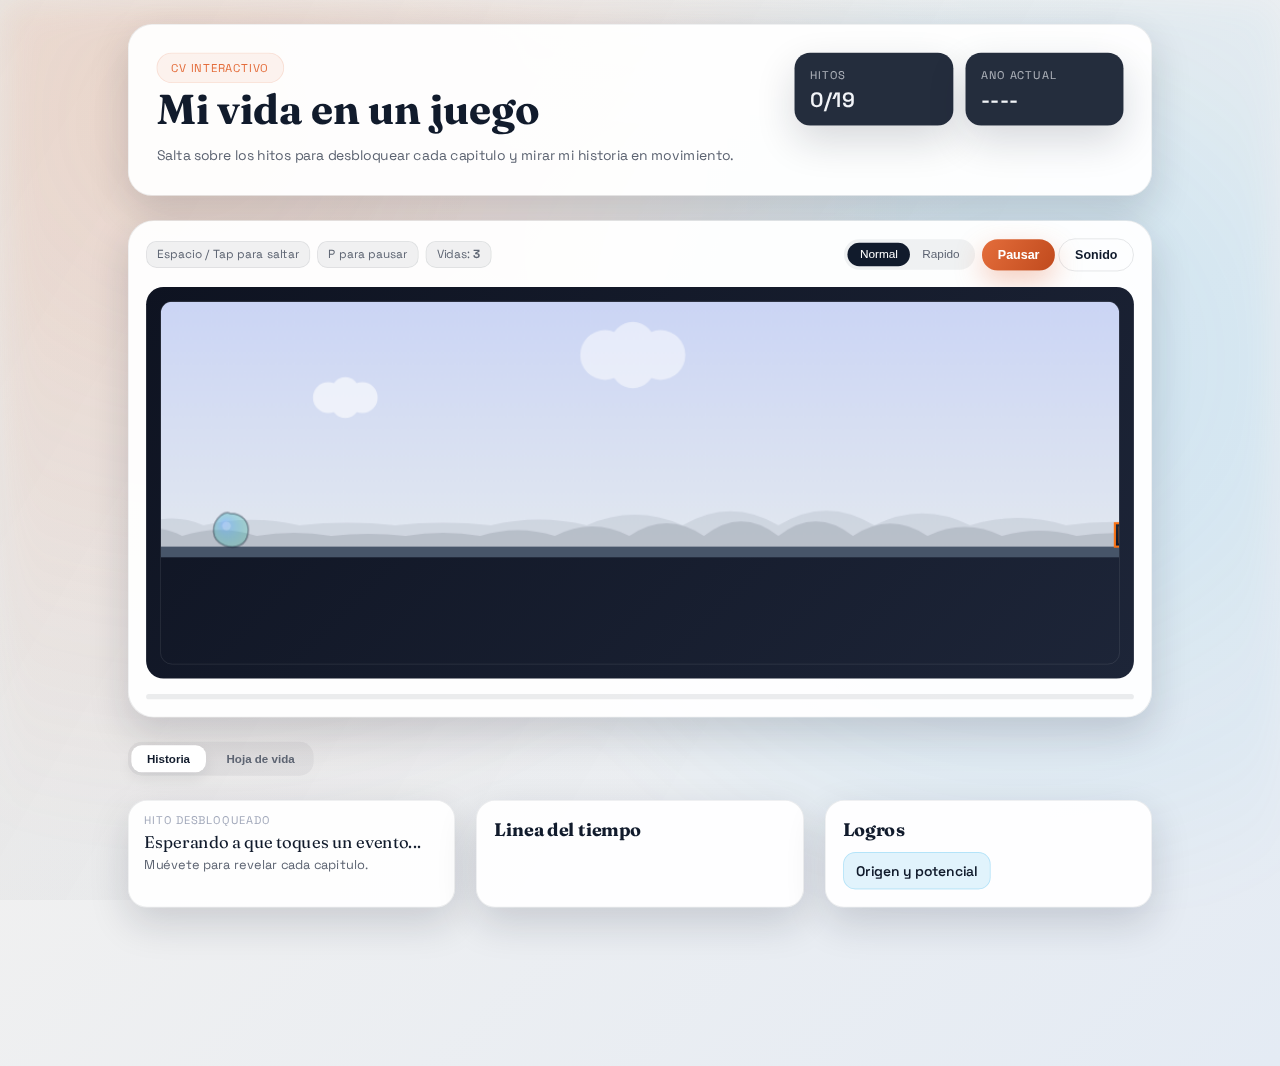
<file: index.html>
<!DOCTYPE html>
<html lang="es">
<head>
    <meta charset="UTF-8">
    <meta name="viewport" content="width=device-width, initial-scale=1.0">
    <title>CV Interactivo - Luis Carlos Pedraza</title>
    <link rel="preconnect" href="https://fonts.googleapis.com">
    <link rel="preconnect" href="https://fonts.gstatic.com" crossorigin>
    <link href="https://fonts.googleapis.com/css2?family=Fraunces:wght@600;700&family=Space+Grotesk:wght@400;500;600&display=swap" rel="stylesheet">
    <link rel="stylesheet" href="style.css">
</head>
<body>
    <div class="page">
        <header class="hero">
            <div class="hero__text">
                <p class="kicker">CV interactivo</p>
                <h1>Mi vida en un juego</h1>
                <p class="lede">Salta sobre los hitos para desbloquear cada capitulo y mirar mi historia en movimiento.</p>
            </div>
            <div class="hero__stats">
                <div class="stat-row">
                    <div class="stat">
                        <span class="stat__label">Hitos</span>
                        <span class="stat__value"><span id="hito-count">0</span>/<span id="hito-total">0</span></span>
                    </div>
                    <div class="stat">
                        <span class="stat__label">Ano actual</span>
                        <span class="stat__value" id="year-badge">----</span>
                    </div>
                </div>
            </div>
        </header>

        <section class="game-panel">
            <div class="controls">
                <div class="controls__left">
                    <span class="chip">Espacio / Tap para saltar</span>
                    <span class="chip">P para pausar</span>
                    <span class="chip">Vidas: <strong id="lives-count">3</strong></span>
                </div>
                <div class="controls__right">
                    <div class="speed">
                        <button class="speed__btn active" data-speed="1">Normal</button>
                        <button class="speed__btn" data-speed="1.6">Rapido</button>
                    </div>
                    <div class="controls__actions">
                        <button id="pause-btn" class="btn" type="button">Pausar</button>
                        <button id="mute-btn" class="btn btn--ghost" type="button">Sonido</button>
                    </div>
                </div>
            </div>
            <div class="canvas-frame">
                <canvas id="gameCanvas" width="900" height="340"></canvas>
            </div>
            <div class="progress">
                <div class="progress__bar" id="progress-bar"></div>
            </div>
        </section>

        <section class="tabs">
            <button class="tab active" data-target="story-panel">Historia</button>
            <button class="tab" data-target="resume-panel">Hoja de vida</button>
        </section>

        <section class="panels">
            <div id="story-panel" class="panel active">
                <div id="info-box" class="info-box">
                    <div class="info-box__label">Hito desbloqueado</div>
                    <div class="info-box__title" id="hito-title">Esperando a que toques un evento...</div>
                    <div class="info-box__desc" id="hito-desc">Muévete para revelar cada capitulo.</div>
                </div>
                <div class="timeline">
                    <h2>Linea del tiempo</h2>
                    <ul id="timeline-list"></ul>
                </div>
                <div class="badges">
                    <h2>Logros</h2>
                    <div class="badge-list" id="badge-list"></div>
                </div>
            </div>

            <div id="resume-panel" class="panel">
                <div class="resume">
                    <div class="resume__header">
                        <div>
                            <h2>Luis Carlos Pedraza Corredor</h2>
                            <p>Zarzal, Valle del Cauca, Colombia</p>
                        </div>
                        <div class="resume__contact">
                            <span>(+57) 300 2672242</span>
                            <span>carlos9380@gmail.com</span>
                            <span>github.com/LuisCPedraza</span>
                            <span>linkedin.com/in/luis-carlos-pedraza-corredor-98573564</span>
                        </div>
                    </div>
                    <div class="resume__grid">
                        <div class="resume__card">
                            <h3>Perfil profesional</h3>
                            <p>Estudiante de Tecnologia en Desarrollo de Software con experiencia en Java, Python, JavaScript, PHP, HTML, CSS y MySQL. He desarrollado apps de escritorio, proyectos web y modelos de IA.</p>
                            <p>Mas de 10 anos liderando proyectos en construccion: equipos, planos y cumplimiento tecnico. Enfoque analitico, resolucion de problemas y coordinacion.</p>
                        </div>
                        <div class="resume__card">
                            <h3>Habilidades tecnicas</h3>
                            <p><strong>Lenguajes:</strong> Java, Python, JavaScript, PHP, HTML, CSS</p>
                            <p><strong>Bases de datos:</strong> MySQL</p>
                            <p><strong>Frameworks:</strong> Java Swing, Tkinter, TensorFlow.js, Streamlit, Bootstrap, Blade, Git, GitHub, Laravel</p>
                            <p><strong>Herramientas:</strong> Ubuntu, Visual Studio Code, AutoCAD, Microsoft Office</p>
                        </div>
                        <div class="resume__card">
                            <h3>Educacion</h3>
                            <p>Tecnologia en Desarrollo de Software — Universidad del Valle (2023 - Presente)</p>
                            <p>Curso basico de AutoCAD 2D — SENA (2012)</p>
                            <p>Ingenieria Civil (incompleta) — Universidad La Gran Colombia (2011)</p>
                            <p>Bachiller Academico — Academia Legion Britanica (2001)</p>
                        </div>
                        <div class="resume__card">
                            <h3>Experiencia clave</h3>
                            <p>Maestro de Obra — Importadora Oriente (2019 - 2022)</p>
                            <p>Residente de Estructura — Soluciones y Construcciones (2016 - 2018)</p>
                            <p>Residente de Estructura — Constructora Hiercon (2018 - 2019)</p>
                            <p>Maestro General — Obras Civiles FAPEC (2007 - 2013)</p>
                        </div>
                        <div class="resume__card">
                            <h3>Proyectos destacados</h3>
                            <p>Calculadora grafica, simulacion de procesos, agenda con Tkinter, Conecta 4, Craps.</p>
                            <p>Juego de cultura general, Preguntados con Java y MySQL, sistema de asignacion de salones.</p>
                            <p>Clasificadores con CNN y MobileNetV2 (TensorFlow.js y Streamlit).</p>
                        </div>
                        <div class="resume__card">
                            <h3>Objetivo profesional</h3>
                            <p>Integrar mi experiencia en gestion de proyectos con desarrollo de software e IA para aportar soluciones innovadoras y seguir creciendo profesionalmente.</p>
                        </div>
                    </div>
                </div>
            </div>
        </section>
    </div>
    <div id="hito-modal" class="modal" aria-hidden="true">
        <div class="modal__backdrop"></div>
        <div class="modal__dialog" role="dialog" aria-modal="true" aria-labelledby="modal-title">
            <h3 id="modal-title"></h3>
            <div id="modal-desc" class="modal__content"></div>
            <button type="button" id="modal-close" class="btn modal__btn">Continuar</button>
        </div>
    </div>
    <script>
        window.__mostrarErrorJuego = function (mensaje) {
            var title = document.getElementById('hito-title');
            var desc = document.getElementById('hito-desc');
            var year = document.getElementById('year-badge');
            if (title) title.textContent = 'Error cargando el juego';
            if (desc) desc.textContent = mensaje;
            if (year) year.textContent = 'ERR';
        };

        window.addEventListener('error', function (event) {
            if (!event || !event.message) return;
            window.__mostrarErrorJuego(event.message);
        });

        window.__scriptLoadError = function () {
            window.__mostrarErrorJuego('No se pudo cargar script.js (revisa el servidor/Live Server).');
        };
    </script>
    <script src="script.js" onerror="window.__scriptLoadError && window.__scriptLoadError()"></script>
</body>
</html>
</file>
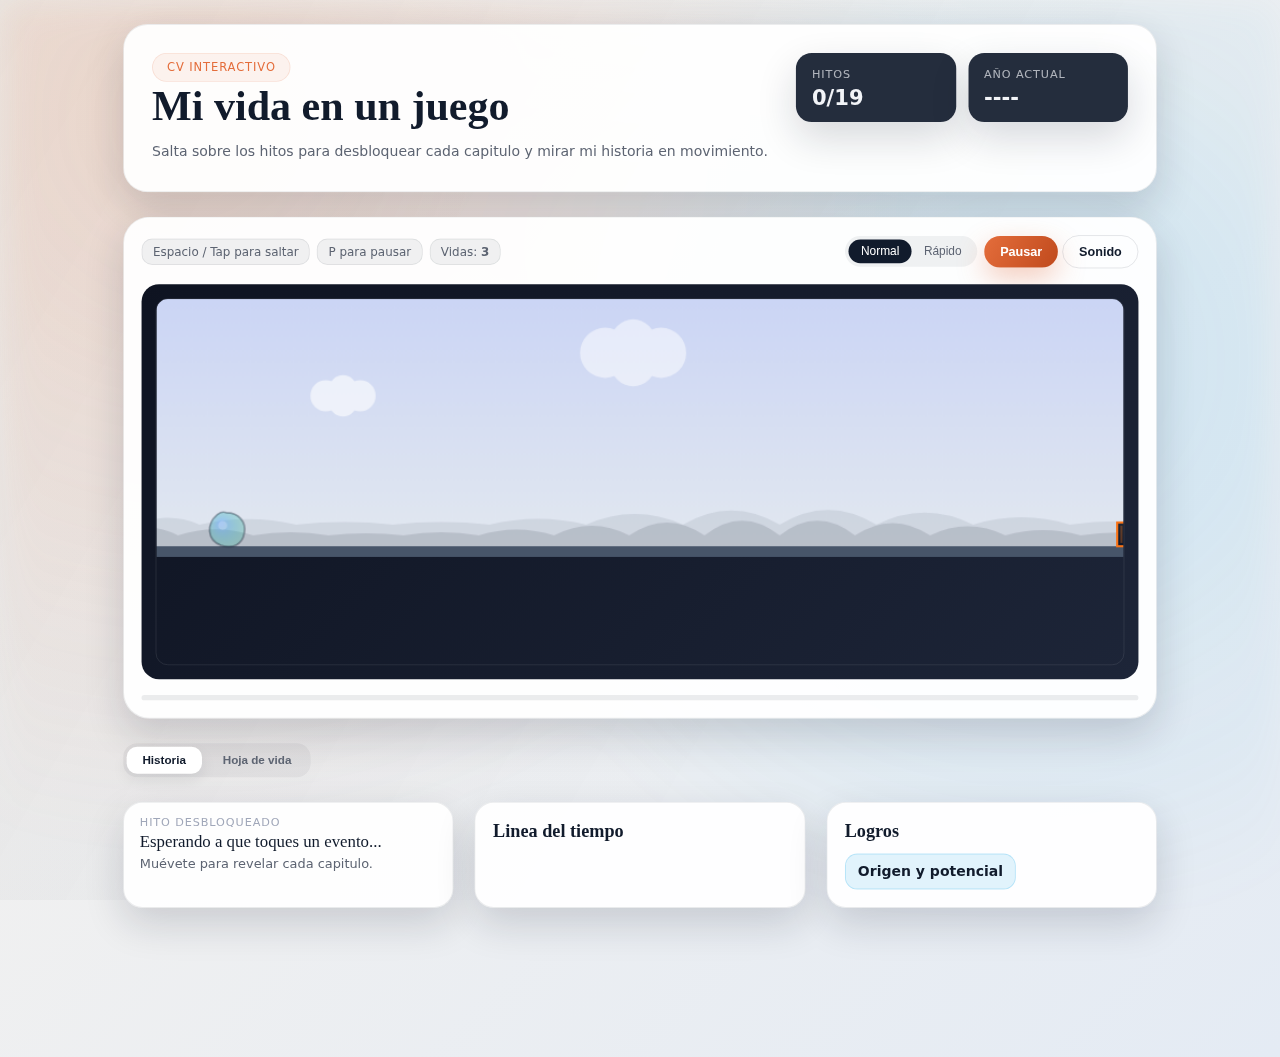
<file: standalone.html>
<!DOCTYPE html>
<html lang="es">
<head>
    <meta charset="UTF-8" />
    <meta name="viewport" content="width=device-width, initial-scale=1.0" />
    <title>Juego Interactivo de Evolución de Vida – Luis Carlos Pedraza</title>
    <style>
/* === CSS embebido (offline) === */
:root {
    --bg-cream: #f7f3ee;
    --bg-ice: #e4ebf4;
    --ink: #111b2c;
    --soft-ink: #5d6472;
    --muted: #a0a7b9;
    --accent: #e46d3b;
    --accent-dark: #c04a1d;
    --accent-cool: #0ea5e9;
    --panel: rgba(255, 255, 255, 0.94);
    --panel-border: rgba(17, 27, 44, 0.08);
    --shadow: 0 18px 45px rgba(17, 27, 44, 0.16);
    --glow: 0 12px 32px rgba(228, 109, 59, 0.35);
    --ui-scale: 1;
}

* {
    box-sizing: border-box;
    margin: 0;
    padding: 0;
}

body {
    min-height: 100vh;
    font-family: system-ui, -apple-system, "Segoe UI", Roboto, Arial, sans-serif;
    color: var(--ink);
    background: linear-gradient(135deg, var(--bg-cream), var(--bg-ice));
    padding: 24px;
    position: relative;
    overflow-y: auto;
}

body::before {
    content: "";
    position: fixed;
    inset: 0;
    background-image: radial-gradient(circle at 15% 120px, rgba(228, 109, 59, 0.16), transparent 55%),
        radial-gradient(circle at 80% 40%, rgba(14, 165, 233, 0.14), transparent 50%);
    filter: blur(18px);
    z-index: -2;
}

body::after {
    content: "";
    position: fixed;
    inset: 0;
    background: linear-gradient(120deg, rgba(17, 27, 44, 0.05), transparent 65%);
    z-index: -3;
}

.page {
    width: min(1180px, 100%);
    margin: 0 auto;
    display: flex;
    flex-direction: column;
    gap: 28px;
    transform-origin: top center;
    transform: scale(var(--ui-scale));
}

.hero {
    display: grid;
    grid-template-columns: minmax(0, 1.3fr) minmax(240px, 0.7fr);
    gap: 32px;
    background: var(--panel);
    border-radius: 28px;
    padding: 32px;
    box-shadow: var(--shadow);
    border: 1px solid var(--panel-border);
}

.hero__text h1 {
    font-family: ui-serif, Georgia, "Times New Roman", serif;
    font-size: clamp(2rem, 3.8vw, 3rem);
    color: var(--ink);
    margin-bottom: 12px;
}

.kicker {
    display: inline-flex;
    padding: 8px 16px;
    border-radius: 999px;
    font-size: 0.82rem;
    letter-spacing: 0.08em;
    text-transform: uppercase;
    color: var(--accent);
    background: rgba(228, 109, 59, 0.08);
    border: 1px solid rgba(228, 109, 59, 0.15);
}

.lede {
    font-size: 1rem;
    line-height: 1.6;
    color: var(--soft-ink);
}

.hero__stats {
    display: flex;
    flex-direction: column;
    gap: 14px;
    align-items: stretch;
}

.stat-row {
    display: flex;
    gap: 14px;
    flex-wrap: wrap;
}

.stat {
    flex: 1 1 160px;
    padding: 14px 18px;
    border-radius: 18px;
    background: rgba(17, 27, 44, 0.92);
    color: #f2f4f8;
    box-shadow: var(--shadow);
}

.stat__label {
    font-size: 0.8rem;
    text-transform: uppercase;
    letter-spacing: 0.08em;
    opacity: 0.68;
}

.stat__value {
    display: block;
    font-size: 1.5rem;
    font-weight: 600;
    margin-top: 4px;
}

.btn {
    border: none;
    padding: 10px 18px;
    border-radius: 999px;
    font-weight: 600;
    font-size: 0.9rem;
    background: linear-gradient(120deg, var(--accent), var(--accent-dark));
    color: #fff;
    box-shadow: var(--glow);
    cursor: pointer;
    transition: transform 0.2s ease, box-shadow 0.2s ease;
}

.btn:hover {
    transform: translateY(-2px);
    box-shadow: 0 16px 30px rgba(228, 109, 59, 0.3);
}

.btn--ghost {
    background: transparent;
    color: var(--ink);
    box-shadow: none;
    border: 1px solid rgba(17, 27, 44, 0.12);
}

.game-panel {
    background: var(--panel);
    border-radius: 30px;
    padding: 20px;
    box-shadow: var(--shadow);
    border: 1px solid var(--panel-border);
    display: flex;
    flex-direction: column;
    gap: 18px;
}

.controls {
    display: flex;
    flex-wrap: wrap;
    gap: 12px;
    justify-content: space-between;
    align-items: center;
}

.controls__left,
.controls__right {
    display: flex;
    flex-wrap: wrap;
    gap: 8px;
    align-items: center;
}

.chip {
    padding: 6px 12px;
    border-radius: 12px;
    font-size: 0.85rem;
    color: var(--soft-ink);
    background: rgba(17, 27, 44, 0.06);
    border: 1px solid rgba(17, 27, 44, 0.08);
}

.speed {
    display: inline-flex;
    background: rgba(17, 27, 44, 0.06);
    border-radius: 999px;
    padding: 4px;
}

.speed__btn {
    border: none;
    background: transparent;
    color: var(--soft-ink);
    padding: 6px 14px;
    border-radius: 999px;
    font-size: 0.85rem;
    cursor: pointer;
    transition: background 0.2s ease, color 0.2s ease;
}

.speed__btn.active {
    background: var(--ink);
    color: #fff;
}

.canvas-frame {
    border-radius: 20px;
    background: linear-gradient(135deg, #0e1321, #1d2538);
    padding: 16px;
    position: relative;
}

canvas {
    width: 100%;
    height: auto;
    display: block;
    border-radius: 14px;
    border: 1px solid rgba(255, 255, 255, 0.1);
    background: transparent;
}

.progress {
    height: 6px;
    width: 100%;
    background: rgba(17, 27, 44, 0.08);
    border-radius: 999px;
    overflow: hidden;
}

.progress__bar {
    height: 100%;
    width: 0;
    background: linear-gradient(90deg, var(--accent), var(--accent-cool));
    border-radius: inherit;
    transition: width 0.4s ease;
}

.tabs {
    display: inline-flex;
    background: rgba(17, 27, 44, 0.05);
    border-radius: 16px;
    padding: 4px;
    gap: 6px;
    width: fit-content;
}

.tab {
    border: none;
    background: transparent;
    padding: 8px 18px;
    border-radius: 12px;
    font-weight: 600;
    color: var(--soft-ink);
    cursor: pointer;
    transition: background 0.2s ease, color 0.2s ease;
}

.tab.active {
    background: #fff;
    color: var(--ink);
    box-shadow: 0 8px 18px rgba(17, 27, 44, 0.08);
}

.panels {
    background: transparent;
}

.panel {
    display: none;
    gap: 24px;
}

.panel.active {
    display: grid;
    grid-template-columns: repeat(auto-fit, minmax(280px, 1fr));
    gap: 24px;
}

.info-box {
    background: var(--panel);
    border-radius: 22px;
    padding: 14px 18px;
    box-shadow: var(--shadow);
    min-height: 110px;
    display: flex;
    flex-direction: column;
    gap: 4px;
    border: 1px solid var(--panel-border);
    transition: transform 0.3s ease, box-shadow 0.3s ease;
}

.info-box.pulse {
    transform: translateY(-4px);
    box-shadow: 0 18px 40px rgba(14, 165, 233, 0.25);
}

.info-box__label {
    text-transform: uppercase;
    letter-spacing: 0.08em;
    font-size: 0.8rem;
    color: var(--muted);
}

.info-box__title {
    font-family: ui-serif, Georgia, "Times New Roman", serif;
    font-size: 1.2rem;
    color: var(--ink);
}

.info-box__desc {
    color: var(--soft-ink);
    line-height: 1.4;
    font-size: 0.92rem;
}

.timeline,
.badges {
    background: var(--panel);
    border-radius: 22px;
    padding: 20px;
    border: 1px solid var(--panel-border);
    box-shadow: var(--shadow);
}

.timeline h2,
.badges h2,
.resume h2 {
    font-family: ui-serif, Georgia, "Times New Roman", serif;
    font-size: 1.3rem;
    margin-bottom: 14px;
    color: var(--ink);
}

#timeline-list {
    list-style: none;
    display: flex;
    flex-direction: column;
    gap: 12px;
}

#timeline-list li {
    display: grid;
    grid-template-columns: 90px 1fr;
    gap: 12px;
    padding: 10px 12px;
    border-radius: 16px;
    background: rgba(17, 27, 44, 0.03);
    color: var(--ink);
}

.timeline__year {
    font-weight: 600;
    letter-spacing: 0.04em;
    color: var(--accent);
}

.timeline__text {
    color: var(--soft-ink);
}

.badge-list {
    display: flex;
    flex-wrap: wrap;
    gap: 10px;
}

.badge {
    border-radius: 14px;
    padding: 10px 14px;
    background: rgba(14, 165, 233, 0.12);
    color: var(--ink);
    font-weight: 600;
    border: 1px solid rgba(14, 165, 233, 0.22);
}

.resume {
    background: var(--panel);
    border-radius: 28px;
    padding: 28px;
    box-shadow: var(--shadow);
    border: 1px solid var(--panel-border);
}

.resume__header {
    display: flex;
    flex-wrap: wrap;
    justify-content: space-between;
    gap: 18px;
    margin-bottom: 24px;
}

.resume__header h2 {
    margin-bottom: 6px;
}

.resume__contact {
    display: grid;
    gap: 6px;
    font-size: 0.92rem;
    color: var(--soft-ink);
}

.resume__grid {
    display: grid;
    grid-template-columns: repeat(auto-fit, minmax(260px, 1fr));
    gap: 16px;
}

.resume__card {
    background: rgba(17, 27, 44, 0.02);
    border-radius: 18px;
    padding: 16px;
    border: 1px solid rgba(17, 27, 44, 0.06);
    color: var(--soft-ink);
    line-height: 1.5;
}

.resume__card h3 {
    font-size: 1rem;
    margin-bottom: 8px;
    color: var(--ink);
}

.modal {
    position: fixed;
    inset: 0;
    display: flex;
    align-items: center;
    justify-content: center;
    pointer-events: none;
    opacity: 0;
    transition: opacity 0.25s ease;
    z-index: 10;
}

.modal.show {
    pointer-events: auto;
    opacity: 1;
}

.modal__backdrop {
    position: absolute;
    inset: 0;
    background: rgba(15, 23, 42, 0.55);
    backdrop-filter: blur(4px);
}

.modal__dialog {
    position: relative;
    background: var(--panel);
    border-radius: 28px;
    padding: 28px;
    box-shadow: 0 30px 60px rgba(17, 27, 44, 0.25);
    border: 1px solid var(--panel-border);
    max-width: 420px;
    width: min(90vw, 420px);
    display: flex;
    flex-direction: column;
    gap: 12px;
    z-index: 1;
}

.modal__dialog--wide {
    max-width: 920px;
    width: min(94vw, 920px);
    max-height: min(80vh, 720px);
    overflow: auto;
}

.modal__dialog h3 {
    font-family: ui-serif, Georgia, "Times New Roman", serif;
    font-size: 1.4rem;
    color: var(--ink);
}

.modal__content {
    color: var(--soft-ink);
    line-height: 1.55;
    display: grid;
    gap: 12px;
}

.modal__btn {
    align-self: flex-end;
    margin-top: 8px;
}

@media (max-width: 900px) {
    body {
        padding: 16px;
    }

    .hero {
        grid-template-columns: 1fr;
    }

    .controls {
        flex-direction: column;
        align-items: flex-start;
    }

    .panel.active {
        grid-template-columns: 1fr;
    }
}
    </style>
</head>
<body>
    <div class="page">
        <header class="hero">
            <div class="hero__text">
                <p class="kicker">CV interactivo</p>
                <h1>Mi vida en un juego</h1>
                <p class="lede">Salta sobre los hitos para desbloquear cada capitulo y mirar mi historia en movimiento.</p>
            </div>
            <div class="hero__stats">
                <div class="stat-row">
                    <div class="stat">
                        <span class="stat__label">Hitos</span>
                        <span class="stat__value"><span id="hito-count">0</span>/<span id="hito-total">0</span></span>
                    </div>
                    <div class="stat">
                        <span class="stat__label">Año actual</span>
                        <span class="stat__value" id="year-badge">----</span>
                    </div>
                </div>
            </div>
        </header>

        <section class="game-panel">
            <div class="controls">
                <div class="controls__left">
                    <span class="chip">Espacio / Tap para saltar</span>
                    <span class="chip">P para pausar</span>
                    <span class="chip">Vidas: <strong id="lives-count">3</strong></span>
                </div>
                <div class="controls__right">
                    <div class="speed">
                        <button class="speed__btn active" data-speed="1">Normal</button>
                        <button class="speed__btn" data-speed="1.6">Rápido</button>
                    </div>
                    <div class="controls__actions">
                        <button id="pause-btn" class="btn" type="button">Pausar</button>
                        <button id="mute-btn" class="btn btn--ghost" type="button">Sonido</button>
                    </div>
                </div>
            </div>
            <div class="canvas-frame">
                <canvas id="gameCanvas" width="900" height="340"></canvas>
            </div>
            <div class="progress">
                <div class="progress__bar" id="progress-bar"></div>
            </div>
        </section>

        <section class="tabs">
            <button class="tab active" data-target="story-panel">Historia</button>
            <button class="tab" data-target="resume-panel">Hoja de vida</button>
        </section>

        <section class="panels">
            <div id="story-panel" class="panel active">
                <div id="info-box" class="info-box">
                    <div class="info-box__label">Hito desbloqueado</div>
                    <div class="info-box__title" id="hito-title">Esperando a que toques un evento...</div>
                    <div class="info-box__desc" id="hito-desc">Muévete para revelar cada capitulo.</div>
                </div>
                <div class="timeline">
                    <h2>Linea del tiempo</h2>
                    <ul id="timeline-list"></ul>
                </div>
                <div class="badges">
                    <h2>Logros</h2>
                    <div class="badge-list" id="badge-list"></div>
                </div>
            </div>

            <div id="resume-panel" class="panel">
                <div class="resume">
                    <div class="resume__header">
                        <div>
                            <h2>Luis Carlos Pedraza Corredor</h2>
                            <p>Zarzal, Valle del Cauca, Colombia</p>
                        </div>
                        <div class="resume__contact">
                            <span>(+57) 300 2672242</span>
                            <span>carlos9380@gmail.com</span>
                            <span>github.com/LuisCPedraza</span>
                            <span>linkedin.com/in/luis-carlos-pedraza-corredor-98573564</span>
                        </div>
                    </div>
                    <div class="resume__grid">
                        <div class="resume__card">
                            <h3>Perfil profesional</h3>
                            <p>Estudiante de Tecnologia en Desarrollo de Software con experiencia en Java, Python, JavaScript, PHP, HTML, CSS y MySQL. He desarrollado apps de escritorio, proyectos web y modelos de IA.</p>
                            <p>Mas de 10 anos liderando proyectos en construccion: equipos, planos y cumplimiento tecnico. Enfoque analitico, resolucion de problemas y coordinacion.</p>
                        </div>
                        <div class="resume__card">
                            <h3>Habilidades tecnicas</h3>
                            <p><strong>Lenguajes:</strong> Java, Python, JavaScript, PHP, HTML, CSS</p>
                            <p><strong>Bases de datos:</strong> MySQL</p>
                            <p><strong>Frameworks:</strong> Java Swing, Tkinter, TensorFlow.js, Streamlit, Bootstrap, Blade, Git, GitHub, Laravel</p>
                            <p><strong>Herramientas:</strong> Ubuntu, Visual Studio Code, AutoCAD, Microsoft Office</p>
                        </div>
                        <div class="resume__card">
                            <h3>Educacion</h3>
                            <p>Tecnologia en Desarrollo de Software — Universidad del Valle (2023 - Presente)</p>
                            <p>Curso basico de AutoCAD 2D — SENA (2012)</p>
                            <p>Ingenieria Civil (incompleta) — Universidad La Gran Colombia (2011)</p>
                            <p>Bachiller Academico — Academia Legion Britanica (2001)</p>
                        </div>
                        <div class="resume__card">
                            <h3>Experiencia clave</h3>
                            <p>Maestro de Obra — Importadora Oriente (2019 - 2022)</p>
                            <p>Residente de Estructura — Soluciones y Construcciones (2016 - 2018)</p>
                            <p>Residente de Estructura — Constructora Hiercon (2018 - 2019)</p>
                            <p>Maestro General — Obras Civiles FAPEC (2007 - 2013)</p>
                        </div>
                        <div class="resume__card">
                            <h3>Proyectos destacados</h3>
                            <p>Calculadora grafica, simulacion de procesos, agenda con Tkinter, Conecta 4, Craps.</p>
                            <p>Juego de cultura general, Preguntados con Java y MySQL, sistema de asignacion de salones.</p>
                            <p>Clasificadores con CNN y MobileNetV2 (TensorFlow.js y Streamlit).</p>
                        </div>
                        <div class="resume__card">
                            <h3>Objetivo profesional</h3>
                            <p>Integrar mi experiencia en gestion de proyectos con desarrollo de software e IA para aportar soluciones innovadoras y seguir creciendo profesionalmente.</p>
                        </div>
                    </div>
                </div>
            </div>
        </section>
    </div>

    <div id="hito-modal" class="modal" aria-hidden="true">
        <div class="modal__backdrop"></div>
        <div class="modal__dialog" role="dialog" aria-modal="true" aria-labelledby="modal-title">
            <h3 id="modal-title"></h3>
            <div id="modal-desc" class="modal__content"></div>
            <button type="button" id="modal-close" class="btn modal__btn">Continuar</button>
        </div>
    </div>

    <script>
        // Manejador de errores para mostrar un mensaje amigable dentro del UI.
        window.__mostrarErrorJuego = function (mensaje) {
            var title = document.getElementById('hito-title');
            var desc = document.getElementById('hito-desc');
            var year = document.getElementById('year-badge');
            if (title) title.textContent = 'Error cargando el juego';
            if (desc) desc.textContent = mensaje;
            if (year) year.textContent = 'ERR';
        };

        window.addEventListener('error', function (event) {
            if (!event || !event.message) return;
            window.__mostrarErrorJuego(event.message);
        });

        window.addEventListener('unhandledrejection', function (event) {
            if (!event) return;
            var msg = (event.reason && event.reason.message) ? event.reason.message : String(event.reason || 'Error desconocido');
            window.__mostrarErrorJuego(msg);
        });
    </script>

    <script>
/* === JS embebido (offline) === */
const canvas = document.getElementById('gameCanvas');
const ctx = canvas.getContext('2d');
const hitoTitle = document.getElementById('hito-title');
const hitoDesc = document.getElementById('hito-desc');
const hitoCount = document.getElementById('hito-count');
const hitoTotal = document.getElementById('hito-total');
const progressBar = document.getElementById('progress-bar');
const timelineList = document.getElementById('timeline-list');
const yearBadge = document.getElementById('year-badge');
const infoBox = document.getElementById('info-box');
const pauseBtn = document.getElementById('pause-btn');
const muteBtn = document.getElementById('mute-btn');
const sceneText = document.getElementById('scene-text');
const badgeList = document.getElementById('badge-list');
const tabButtons = document.querySelectorAll('.tab');
const panels = document.querySelectorAll('.panel');
const speedButtons = document.querySelectorAll('.speed__btn');
const page = document.querySelector('.page');
const modal = document.getElementById('hito-modal');
const modalDialog = modal ? modal.querySelector('.modal__dialog') : null;
const modalTitle = document.getElementById('modal-title');
const modalDesc = document.getElementById('modal-desc');
const modalCloseBtn = document.getElementById('modal-close');
const livesCount = document.getElementById('lives-count');

// ==================== PERSONAJE ====================
let player = {
    x: 50,
    y: 200,
    width: 30,
    height: 30,
    ySpeed: 0,
    gravity: 0.5,
    jumpPower: -10,
    grounded: false
};

const groundY = 230;
const groundHeight = 10;

// Etapas del personaje (se actualizan al tocar un hito)
let etapaActual = 'origen';

// ==================== HITOS DE VIDA (descripciones mejoradas) ====================
const HITOS_DATA = [
    {
        año: 1984,
        titulo: 'Donde todo empezó',
        desc: 'Nací el 14 de junio de 1984 en Paipa, Boyacá. Un pequeño municipio lleno de historia y tranquilidad. Sin saberlo, ese sería el punto de partida de un camino marcado por cambios constantes, esfuerzo y crecimiento personal.\n\nReflexión: Cada historia extraordinaria tiene un inicio sencillo.',
        scene: 'El comienzo: Paipa, Boyacá. Todo inicia con algo simple.'
    },
    {
        año: 1986,
        titulo: 'Primer cambio de ciudad',
        desc: 'A los dos años me trasladaron a Bogotá. Fue mi primer gran cambio, aunque era muy pequeño para entenderlo. Desde el inicio, la vida me enseñaba que adaptarse sería parte esencial de mi historia.',
        scene: 'Cambiar de entorno también es aprender.'
    },
    {
        año: 1988,
        titulo: 'Primeros pasos académicos (1988–1990)',
        desc: 'Estudié Prekínder, Kínder y Transición en el Jardín Infantil Acuarela, en el barrio San Antonio. Allí comenzaron mis primeras amistades, aprendizajes y responsabilidades.',
        scene: 'Primeras amistades, primeras lecciones.'
    },
    {
        año: 1991,
        titulo: 'Formación con disciplina (1991–1992)',
        desc: 'Cursé primero y segundo en el Colegio La Salle. Fue una etapa donde aprendí disciplina, respeto y estructura académica.',
        scene: 'Disciplina y estructura: bases para el futuro.'
    },
    {
        año: 1993,
        titulo: 'Regreso a Paipa (1993–1994)',
        desc: 'Volvimos a Paipa y continué tercero y cuarto en la Escuela Miguel Jiménez López. Regresar a mis raíces me dio perspectiva y fortaleza.',
        scene: 'Volver a las raíces también es avanzar.'
    },
    {
        año: 1995,
        titulo: 'Adaptación constante (1995)',
        desc: 'De nuevo en Bogotá, estudié quinto grado. Cambiar de entorno se convirtió en una habilidad natural.',
        scene: 'Adaptarse se vuelve un talento con práctica.'
    },
    {
        año: 1996,
        titulo: 'Inicio del bachillerato (1996)',
        desc: 'Comencé sexto grado. La adolescencia trajo nuevos retos, identidad y carácter.',
        scene: 'Reto, identidad y carácter.'
    },
    {
        año: 1999,
        titulo: 'Primer trabajo formal (1999–2002)',
        desc: 'Trabajé como Caddie de Golf y llegué a Primera Categoría. Aprendí disciplina, servicio y excelencia.',
        scene: 'Disciplina y servicio: entrenamientos para la vida.'
    },
    {
        año: 1997,
        titulo: 'Bachillerato en Cajicá (1997–2001)',
        desc: 'Después nos fuimos a vivir a Cajicá, Cundinamarca. Allí terminé mis estudios de bachiller académico en el Colegio Academia Legión Británica, entre 1997 y 2001. Fue una etapa que consolidó mi disciplina, mis amistades y la idea de que la constancia abre puertas.',
        scene: 'Cajicá: constancia y disciplina para cerrar una etapa.'
    },
    {
        año: 2002,
        titulo: 'Experiencia empresarial (2002–2003)',
        desc: 'Trabajé en Alquería como Auxiliar de reparto a clientes especiales. Responsabilidad y puntualidad se volvieron esenciales.',
        scene: 'Responsabilidad + puntualidad = confianza.'
    },
    {
        año: 2003,
        titulo: 'Seguridad y carácter (2003–2005)',
        desc: 'Me formé en vigilancia y trabajé como guardia canino. Fue una etapa que fortaleció mi carácter y disciplina.',
        scene: 'Carácter forjado con disciplina.'
    },
    {
        año: 2005,
        titulo: 'Nace Michelle (2005)',
        desc: 'El nacimiento de mi hija cambió completamente mi mentalidad. Ya no trabajaba solo por mí.',
        scene: 'La familia redefine el propósito.'
    },
    {
        año: 2005,
        titulo: 'Crecimiento en construcción (2005–2018)',
        desc: 'Crecí desde auxiliar hasta residente de estructura. Participé en centros comerciales, aeropuertos, hidroeléctricas y proyectos de vivienda.',
        scene: 'Crecimiento profesional: del esfuerzo al liderazgo.'
    },
    {
        año: 2011,
        titulo: 'Ingeniería Civil (2011)',
        desc: 'Inicié Ingeniería Civil. Aunque fue solo un semestre, sembró una inquietud académica que años después florecería.',
        scene: 'Semillas académicas que luego florecen.'
    },
    {
        año: 2013,
        titulo: 'Matrimonio (2013)',
        desc: 'Me casé con Isabel. Iniciamos juntos un proyecto de vida.',
        scene: 'Construir en equipo: hogar y futuro.'
    },
    {
        año: 2015,
        titulo: 'Nace Santiago (2015)',
        desc: 'Mi segundo hijo llegó a fortalecer aún más mi compromiso como padre.',
        scene: 'Más amor, más compromiso.'
    },
    {
        año: 2019,
        titulo: 'Migración a Chile (2019)',
        desc: 'Tomamos la decisión de emigrar. Vivimos el estallido social y la pandemia. Fue una etapa de resiliencia y aprendizaje.',
        scene: 'Resiliencia en tiempos intensos.'
    },
    {
        año: 2021,
        titulo: 'Nace Samantha y regreso a Colombia (2021–2022)',
        desc: 'En 2021 nació mi tercera hija. Un año después regresamos a Colombia buscando un nuevo rumbo profesional y familiar.',
        scene: 'Familia y nuevos rumbos.'
    },
    {
        año: 2023,
        titulo: 'Transformación profesional (2023–2026)',
        desc: 'Decidí cambiar de profesión. Inicié Tecnología en Desarrollo de Software en la Universidad del Valle. Hoy estoy en mi último semestre y ya trabajo desde casa, logrando el equilibrio que soñaba.',
        scene: 'Reinvención: propósito + disciplina.'
    }
];

function validarHitosData() {
    const duplicadosExactos = [];
    const incompletos = [];
    const vistos = new Set();
    let lastStartYear = -Infinity;

    HITOS_DATA.forEach((h, index) => {
        const año = h && (typeof h.año === 'number' || typeof h.año === 'string') ? String(h.año).trim() : '';
        const titulo = h && typeof h.titulo === 'string' ? h.titulo.trim() : '';
        const desc = h && typeof h.desc === 'string' ? h.desc.trim() : '';

        if (!año || !titulo || !desc) {
            incompletos.push({ index, año, titulo });
        }

        const key = `${año}||${titulo}||${desc}`;
        if (vistos.has(key)) {
            duplicadosExactos.push({ index, año, titulo });
        } else {
            vistos.add(key);
        }

        const match = titulo.match(/\((\d{4})\s*[–-]\s*\d{4}\)/);
        const startYear = match && match[1] ? Number(match[1]) : Number(año);
        if (!Number.isNaN(startYear)) {
            if (startYear < lastStartYear) {
                console.warn('[CV Runner] Orden no cronológico detectado en HITOS_DATA:', { index, año, titulo });
            }
            lastStartYear = Math.max(lastStartYear, startYear);
        }
    });

    if (incompletos.length) {
        console.warn('[CV Runner] Hitos incompletos en HITOS_DATA:', incompletos);
    }
    if (duplicadosExactos.length) {
        console.warn('[CV Runner] Hitos duplicados exactos en HITOS_DATA:', duplicadosExactos);
    }
}

validarHitosData();

let hitosPendientes = HITOS_DATA.slice();

let activeHitos = [];
let hitosDesbloqueados = 0;
let obstacles = [];
let pairCounter = 0;
let modalVisible = false;
let modalPausedGame = false;
const MAX_VIDAS = 3;
let vidas = MAX_VIDAS;
let reinicioProgramado = false;
let invulnerableFrames = 0;
let damageFlashFrames = 0;
let screenShakeFrames = 0;

const DAMAGE_FLASH_MAX = 18;
const SCREEN_SHAKE_MAX = 16;

// ==================== CONTROLES ====================
let spacePressed = false;
let paused = false;
let speedFactor = 1;
let spawnTimer = 0;
let audioContext = null;
let masterGain = null;
let musicGain = null;
let sfxGain = null;
let retroLoopId = null;
let retroNoteIndex = 0;
const RETRO_MELODY = [262, 330, 392, 523, 392, 330, 349, 294];
const RETRO_NOTE_DURATION = 0.32;
let muted = true;
let etapaAnterior = etapaActual;
let stageMorphFrames = 0;
const STAGE_MORPH_MAX = 22;
// Volumen aumentado ~x4 (con tope de seguridad para evitar distorsión/clipping)
const MUSIC_VOLUME = 0.64;
const SFX_VOLUME = 1.0;
const sfxLastPlayedAt = new Map();

let juegoCompletado = false;
let modalMode = 'hito'; // 'hito' | 'final' | 'resume'
let finalizacionPendiente = false;

const MAX_TIMELINE_ITEMS = 6;
const stageBadges = {
    origen: 'Origen y potencial',
    bebe: 'Bebé: comienzo de vida',
    infancia: 'Infancia escolar',
    adolescente: 'Bachiller en marcha',
    construccion: 'Trabajo en construcción',
    adulto: 'Adulto responsable',
    migrante: 'Migrante resiliente',
    estudiante: 'Estudiante de software',
    protech: 'Profesional tech'
};

const totalHitos = HITOS_DATA.length;
hitoTotal.textContent = totalHitos;
actualizarProgreso();
actualizarAudio();
agregarBadge(stageBadges[etapaActual]);
actualizarVidasUI();
// Importante: generarSegmento() usa constantes declaradas más abajo (const ...).
// Si lo llamamos aquí, antes de inicializarlas, el navegador lanza un error (TDZ)
// y deja de ejecutar todo el archivo, rompiendo botones y juego.
setTimeout(() => {
    generarSegmento();
}, 0);

function setPause(value) {
    paused = value;
    pauseBtn.textContent = paused ? 'Reanudar' : 'Pausar';
}

function togglePause() {
    if (juegoCompletado) return;
    setPause(!paused);
}

pauseBtn.addEventListener('click', togglePause);
muteBtn.addEventListener('click', () => {
    muted = !muted;
    actualizarAudio();
    muteBtn.textContent = muted ? 'Sonido' : 'Mute';
});

tabButtons.forEach((tab) => {
    tab.addEventListener('click', () => {
        tabButtons.forEach((btn) => btn.classList.remove('active'));
        panels.forEach((panel) => panel.classList.remove('active'));
        tab.classList.add('active');
        const target = document.getElementById(tab.dataset.target);
        if (target) target.classList.add('active');
    });
});

speedButtons.forEach((button) => {
    button.addEventListener('click', () => {
        speedButtons.forEach((btn) => btn.classList.remove('active'));
        button.classList.add('active');
        speedFactor = Number(button.dataset.speed) || 1;
    });
});

if (modalCloseBtn) {
    modalCloseBtn.addEventListener('click', cerrarModal);
}

if (modal) {
    modal.addEventListener('click', (event) => {
        if (event.target === modal || event.target.classList.contains('modal__backdrop')) cerrarModal();
    });
}

document.addEventListener('keydown', (event) => {
    if (event.key === 'Escape' && modalVisible) {
        cerrarModal();
    }
});

function ajustarEscala() {
    if (!page) return;
    page.style.setProperty('--ui-scale', '1');
    const safePadding = 16;
    const available = window.innerHeight - safePadding;
    const naturalHeight = page.scrollHeight;
    let scale = available / naturalHeight;
    if (scale > 1) scale = 1;
    if (scale < 0.72) scale = 0.72;
    page.style.setProperty('--ui-scale', scale.toFixed(3));
}

window.addEventListener('resize', ajustarEscala);
window.addEventListener('load', ajustarEscala);

document.addEventListener('keydown', (e) => {
    activarAudio();
    if (e.code === 'Space') {
        spacePressed = true;
        e.preventDefault();
    }
    if (e.code === 'KeyP') {
        togglePause();
    }
});

document.addEventListener('keyup', (e) => {
    if (e.code === 'Space') spacePressed = false;
});

canvas.addEventListener('pointerdown', () => {
    activarAudio();
    spacePressed = true;
});

canvas.addEventListener('pointerup', () => {
    spacePressed = false;
});

// ==================== GENERAR HITOS (más lentos) ====================
let frameCounter = 0;
const FRAMES_POR_HITO = 260;  // evita superposiciones entre segmentos
const VELOCIDAD_HITO = 2;     // mas lento
const OBSTACLE_WIDTH = 26;
const OBSTACLE_HEIGHT = 22;
const OBSTACLE_TO_HITO_GAP = 240;
const SEGMENT_SPAWN_GAP = 220;
const HITO_WIDTH = 124;
const HITO_HEIGHT = 34;
const HITO_Y = groundY - 112;
let cloudOffset = 0;

function generarSegmento() {
    if (hitosPendientes.length === 0) return;
    const data = hitosPendientes.shift();
    const pairId = pairCounter++;
    const rightmostX = obtenerXMasDerecha();
    const obstacleX = Math.max(canvas.width + 80, rightmostX + SEGMENT_SPAWN_GAP);

    const obstacle = {
        x: obstacleX,
        y: groundY - OBSTACLE_HEIGHT,
        width: OBSTACLE_WIDTH,
        height: OBSTACLE_HEIGHT,
        pairId,
        cooldown: 0
    };

    const hito = {
        x: obstacleX + OBSTACLE_TO_HITO_GAP,
        y: HITO_Y,
        width: HITO_WIDTH,
        height: HITO_HEIGHT,
        año: data.año,
        titulo: data.titulo,
        desc: data.desc,
        scene: data.scene || '',
        activado: false,
        pairId
    };

    obstacles.push(obstacle);
    activeHitos.push(hito);
}

// ==================== ACTUALIZACIÓN ====================
function update() {
    if (paused || juegoCompletado) return;

    if (invulnerableFrames > 0) {
        invulnerableFrames -= speedFactor;
        if (invulnerableFrames < 0) invulnerableFrames = 0;
    }

    if (stageMorphFrames > 0) {
        stageMorphFrames -= speedFactor;
        if (stageMorphFrames < 0) stageMorphFrames = 0;
    }

    if (damageFlashFrames > 0) {
        damageFlashFrames -= speedFactor;
        if (damageFlashFrames < 0) damageFlashFrames = 0;
    }

    if (screenShakeFrames > 0) {
        screenShakeFrames -= speedFactor;
        if (screenShakeFrames < 0) screenShakeFrames = 0;
    }

    // Gravedad
    player.ySpeed += player.gravity;
    player.y += player.ySpeed;

    if (player.y + player.height >= groundY) {
        player.y = groundY - player.height;
        player.ySpeed = 0;
        player.grounded = true;
    } else {
        player.grounded = false;
    }

    if (spacePressed && player.grounded) {
        player.ySpeed = player.jumpPower;
        player.grounded = false;
        reproducirSonidoSalto();
    }

    // Mover obstáculos
    for (let i = obstacles.length - 1; i >= 0; i--) {
        const obstacle = obstacles[i];
        obstacle.x -= VELOCIDAD_HITO * speedFactor;
        if (obstacle.cooldown > 0) {
            obstacle.cooldown -= speedFactor;
        }

        if (obstacle.x + obstacle.width < 0) {
            obstacles.splice(i, 1);
            continue;
        }

        if (obstacle.cooldown > 0) continue;

        if (invulnerableFrames > 0) continue;

        if (player.x < obstacle.x + obstacle.width &&
            player.x + player.width > obstacle.x &&
            player.y < obstacle.y + obstacle.height &&
            player.y + player.height > obstacle.y) {
            manejarColisionObstaculo(obstacle);
            continue;
        }
    }

    // Mover hitos
    for (let i = activeHitos.length - 1; i >= 0; i--) {
        let h = activeHitos[i];
        h.x -= VELOCIDAD_HITO * speedFactor;

        // Colisión con el jugador
        if (!h.activado &&
            player.x < h.x + h.width &&
            player.x + player.width > h.x &&
            player.y < h.y + h.height &&
            player.y + player.height > h.y) {

            h.activado = true;
            actualizarEtapa(h.año);               // cambia la silueta y fondo
            mostrarHito(h);
            activeHitos.splice(i, 1);              // desaparece al tocarlo
        }

        // Eliminar si sale de la pantalla
        if (h.x + h.width < 0) {
            activeHitos.splice(i, 1);
        }
    }

    // Generar nuevo hito cada cierto tiempo
    frameCounter += speedFactor;
    spawnTimer += speedFactor;
    if (spawnTimer >= FRAMES_POR_HITO) {
        spawnTimer = 0;
        generarSegmento();
    }
}

function mostrarHito(hito) {
    const etiquetaAnio = obtenerEtiquetaAnio(hito);
    hitoTitle.textContent = `${etiquetaAnio} — ${hito.titulo}`;
    hitoDesc.textContent = 'Revisa la ventana emergente para conocer este evento.';
    yearBadge.textContent = etiquetaAnio;
    if (sceneText) {
        sceneText.textContent = hito.scene || 'Cada etapa tiene una escena especial cuando el hito es clave.';
    }
    hitosDesbloqueados += 1;
    agregarTimelineItem(hito);
    actualizarProgreso();
    agregarBadgeEtapa();
    if (hitosDesbloqueados === totalHitos) {
        agregarBadge('Mision completada');
        // Última evolución visual: profesional tech consolidado
        actualizarEtapa(9999);
        // El flujo final debe iniciar DESPUÉS de cerrar el modal del último hito.
        finalizacionPendiente = true;
        juegoCompletado = true;
        setPause(true);
    }
    reproducirSonidoHito();
    eliminarObstaculoPareja(hito.pairId);
    mostrarModal(`${etiquetaAnio} — ${hito.titulo}`, hito.desc, { mode: 'hito', wide: false, html: false });
    infoBox.classList.remove('pulse');
    void infoBox.offsetWidth;
    infoBox.classList.add('pulse');
}

function obtenerEtiquetaAnio(hito) {
    const titulo = hito && typeof hito.titulo === 'string' ? hito.titulo : '';
    // Busca rangos estilo (1988–1990) o (1988-1990)
    const match = titulo.match(/\((\d{4}\s*[–-]\s*\d{4})\)/);
    if (match && match[1]) {
        return match[1].replace(/\s+/g, '');
    }
    if (hito && (typeof hito.año === 'number' || typeof hito.año === 'string')) {
        return String(hito.año);
    }
    return '----';
}

function manejarColisionObstaculo(obstacle) {
    reproducirSonidoObstaculo();
    perderVida();
    if (vidas <= 0) return;

    // Mantener la posición del obstáculo/hito para no desordenar el progreso.
    // Solo reseteamos el jugador y damos un margen de invulnerabilidad.
    player.x = 50;
    player.y = groundY - player.height;
    player.ySpeed = 0;
    player.grounded = true;

    invulnerableFrames = 46;
    damageFlashFrames = DAMAGE_FLASH_MAX;
    screenShakeFrames = SCREEN_SHAKE_MAX;
    obstacle.cooldown = 28;
}

function actualizarVidasUI() {
    if (!livesCount) return;
    livesCount.textContent = String(vidas);
}

function perderVida() {
    vidas = Math.max(0, vidas - 1);
    // Leve retraso para que no choque feo con el sonido de colisión
    reproducirSonidoVidaPerdida(0.06);
    actualizarVidasUI();
    if (vidas <= 0) {
        if (!reinicioProgramado) {
            reinicioProgramado = true;
            setTimeout(() => {
                reinicioProgramado = false;
                reiniciarJuego();
            }, 260);
        }
    }
}

function reiniciarJuego() {
    juegoCompletado = false;
    finalizacionPendiente = false;
    modalMode = 'hito';

    vidas = MAX_VIDAS;
    hitosPendientes = HITOS_DATA.slice();
    activeHitos = [];
    obstacles = [];
    pairCounter = 0;
    hitosDesbloqueados = 0;
    invulnerableFrames = 0;
    damageFlashFrames = 0;
    screenShakeFrames = 0;
    spawnTimer = 0;
    frameCounter = 0;
    cloudOffset = 0;

    etapaActual = 'origen';
    etapaAnterior = etapaActual;
    stageMorphFrames = 0;

    player.x = 50;
    player.y = groundY - player.height;
    player.ySpeed = 0;
    player.grounded = true;

    yearBadge.textContent = '----';
    hitoTitle.textContent = 'Esperando a que toques un evento...';
    hitoDesc.textContent = 'Muévete para revelar cada capitulo.';
    actualizarProgreso();
    actualizarVidasUI();

    if (timelineList) timelineList.innerHTML = '';
    if (badgeList) badgeList.innerHTML = '';
    agregarBadge(stageBadges[etapaActual]);

    if (modalVisible) cerrarModal();
    setPause(false);

    generarSegmento();
}

function obtenerXMasDerecha() {
    let maxX = 0;
    obstacles.forEach((o) => {
        maxX = Math.max(maxX, o.x + o.width);
    });
    activeHitos.forEach((h) => {
        maxX = Math.max(maxX, h.x + h.width);
    });
    return maxX;
}

function eliminarObstaculoPareja(pairId) {
    if (pairId === undefined) return;
    obstacles = obstacles.filter((ob) => ob.pairId !== pairId);
}

function mostrarModal(titulo, descripcion) {
    if (!modal || !modalTitle || !modalDesc) return;
    const options = arguments.length >= 3 ? arguments[2] : {};
    const wide = Boolean(options && options.wide);
    const html = Boolean(options && options.html);
    modalMode = (options && options.mode) ? String(options.mode) : 'hito';

    modalTitle.textContent = titulo;
    if (html) {
        modalDesc.innerHTML = String(descripcion);
    } else {
        modalDesc.textContent = String(descripcion);
    }

    if (modalDialog) {
        modalDialog.classList.toggle('modal__dialog--wide', wide);
    }
    modal.classList.add('show');
    modal.setAttribute('aria-hidden', 'false');
    modalVisible = true;
    if (!paused) {
        modalPausedGame = true;
        setPause(true);
    } else {
        modalPausedGame = false;
    }
}

function cerrarModal() {
    if (!modalVisible || !modal) return;
    modal.classList.remove('show');
    modal.setAttribute('aria-hidden', 'true');
    modalVisible = false;
    if (modalPausedGame && !juegoCompletado) {
        setPause(false);
    }
    modalPausedGame = false;

    // Si acabamos de cerrar el modal del ÚLTIMO hito, ahora sí mostramos la felicitación.
    if (modalMode === 'hito' && finalizacionPendiente) {
        finalizacionPendiente = false;
        setTimeout(() => {
            mostrarFinalizacion();
        }, 220);
        return;
    }

    if (modalMode === 'final') {
        // transición suave: deja que el modal cierre antes de abrir el siguiente
        setTimeout(() => {
            mostrarHojaDeVidaModal();
        }, 220);
        return;
    }
}

function mostrarFinalizacion() {
    // Este modal puede dispararse tras cerrar el último hito; para ese punto
    // ya marcamos juegoCompletado=true, así que NO debemos salir temprano aquí.
    setPause(true);
    reproducirSonidoTriunfo();
    const mensaje =
        '¡Felicitaciones! Completaste el juego.\n\n' +
        'No importa la edad.\n' +
        'No importa cuántas veces tengas que empezar de nuevo.\n' +
        'Siempre es posible reinventarse si tienes disciplina, propósito y amor por tu familia.\n' +
        'Cambiar no es retroceder… es evolucionar.';
    mostrarModal('Juego completado', mensaje, { mode: 'final', wide: false, html: false });
}

function mostrarHojaDeVidaModal() {
    const resumePanel = document.getElementById('resume-panel');
    const resumeRoot = resumePanel ? resumePanel.querySelector('.resume') : null;
    const contenido = resumeRoot ? resumeRoot.outerHTML : '<div>No se encontró la hoja de vida.</div>';
    mostrarModal('Hoja de vida', contenido, { mode: 'resume', wide: true, html: true });
}

function actualizarProgreso() {
    hitoCount.textContent = hitosDesbloqueados;
    const progreso = totalHitos === 0 ? 0 : (hitosDesbloqueados / totalHitos) * 100;
    progressBar.style.width = `${progreso}%`;
}

function agregarTimelineItem(hito) {
    const li = document.createElement('li');
    const year = document.createElement('span');
    year.className = 'timeline__year';
    year.textContent = hito.año;

    const text = document.createElement('span');
    text.className = 'timeline__text';
    text.textContent = hito.titulo;

    li.appendChild(year);
    li.appendChild(text);
    timelineList.appendChild(li);
    while (timelineList.children.length > MAX_TIMELINE_ITEMS) {
        timelineList.removeChild(timelineList.firstChild);
    }
}

function agregarBadgeEtapa() {
    if (etapaActual !== etapaAnterior) {
        etapaAnterior = etapaActual;
        const texto = stageBadges[etapaActual];
        if (texto) agregarBadge(texto);
    }
}

function agregarBadge(texto) {
    const existe = Array.from(badgeList.children).some((badge) => badge.textContent === texto);
    if (existe) return;
    const badge = document.createElement('span');
    badge.className = 'badge';
    badge.textContent = texto;
    badgeList.appendChild(badge);
}

// Cambiar etapa según el año
function actualizarEtapa(año) {
    const prev = etapaActual;

    // Mapeo de etapas solicitado (coherente con hitos actuales)
    if (año >= 9999) etapaActual = 'protech';
    else if (año < 1988) etapaActual = 'bebe';
    else if (año >= 1988 && año <= 1995) etapaActual = 'infancia';
    else if (año >= 1996 && año <= 2001) etapaActual = 'adolescente';
    else if (año >= 2002 && año <= 2004) etapaActual = 'adulto';
    else if (año >= 2005 && año <= 2018) etapaActual = 'construccion';
    else if (año >= 2019 && año <= 2022) etapaActual = 'migrante';
    else if (año >= 2023 && año <= 2026) etapaActual = 'estudiante';
    else etapaActual = 'protech';

    if (prev !== etapaActual) {
        etapaAnterior = prev;
        stageMorphFrames = STAGE_MORPH_MAX;
    }
}

function activarAudio() {
    const AudioContextClass = window.AudioContext || window.webkitAudioContext;
    if (!AudioContextClass) return;
    if (!audioContext) {
        audioContext = new AudioContextClass();
    }
    audioContext.resume();

    if (!masterGain) {
        masterGain = audioContext.createGain();
        masterGain.gain.value = 0.95;
        masterGain.connect(audioContext.destination);
    }

    if (!musicGain) {
        musicGain = audioContext.createGain();
        musicGain.gain.value = muted ? 0 : MUSIC_VOLUME;
        musicGain.connect(masterGain);
    }

    if (!sfxGain) {
        sfxGain = audioContext.createGain();
        sfxGain.gain.value = muted ? 0 : SFX_VOLUME;
        sfxGain.connect(masterGain);
    }

    iniciarLoopRetro();
}

function iniciarLoopRetro() {
    if (!audioContext || retroLoopId) return;
    retroLoopId = setInterval(() => {
        reproducirNotaRetro();
    }, RETRO_NOTE_DURATION * 1000);
}

function reproducirNotaRetro() {
    if (!audioContext || muted) return;
    const freq = RETRO_MELODY[retroNoteIndex % RETRO_MELODY.length];
    retroNoteIndex += 1;

    const osc = audioContext.createOscillator();
    osc.type = 'square';
    osc.frequency.setValueAtTime(freq, audioContext.currentTime);

    const noteGain = audioContext.createGain();
    const baseVolume = 0.08;
    noteGain.gain.setValueAtTime(baseVolume, audioContext.currentTime);
    noteGain.gain.exponentialRampToValueAtTime(0.001, audioContext.currentTime + RETRO_NOTE_DURATION);

    osc.connect(noteGain);
    noteGain.connect(musicGain || masterGain || audioContext.destination);
    osc.start();
    osc.stop(audioContext.currentTime + RETRO_NOTE_DURATION);
}

function actualizarAudio() {
    if (!musicGain || !sfxGain) return;
    musicGain.gain.value = muted ? 0 : MUSIC_VOLUME;
    sfxGain.gain.value = muted ? 0 : SFX_VOLUME;
}

function puedeReproducirSfx(tipo, minIntervalSeconds) {
    if (!audioContext) return false;
    const last = sfxLastPlayedAt.get(tipo) || 0;
    const now = audioContext.currentTime;
    if (now - last < minIntervalSeconds) return false;
    sfxLastPlayedAt.set(tipo, now);
    return true;
}

function reproducirSonidoSalto() {
    if (!audioContext) activarAudio();
    if (!audioContext || muted) return;
    if (!puedeReproducirSfx('jump', 0.08)) return;
    const osc = audioContext.createOscillator();
    const gain = audioContext.createGain();
    osc.type = 'sawtooth';
    osc.frequency.setValueAtTime(320, audioContext.currentTime);
    osc.frequency.linearRampToValueAtTime(520, audioContext.currentTime + 0.12);
    gain.gain.setValueAtTime(0.08, audioContext.currentTime);
    gain.gain.exponentialRampToValueAtTime(0.001, audioContext.currentTime + 0.2);
    osc.connect(gain);
    gain.connect(sfxGain || masterGain || audioContext.destination);
    osc.start();
    osc.stop(audioContext.currentTime + 0.2);
}

function reproducirSonidoHito() {
    if (!audioContext) activarAudio();
    if (!audioContext || muted) return;
    if (!puedeReproducirSfx('hito', 0.14)) return;
    const osc = audioContext.createOscillator();
    const gain = audioContext.createGain();
    osc.type = 'square';
    osc.frequency.setValueAtTime(660, audioContext.currentTime);
    osc.frequency.exponentialRampToValueAtTime(990, audioContext.currentTime + 0.2);
    gain.gain.setValueAtTime(0.16, audioContext.currentTime);
    gain.gain.exponentialRampToValueAtTime(0.001, audioContext.currentTime + 0.26);
    osc.connect(gain);
    gain.connect(sfxGain || masterGain || audioContext.destination);
    osc.start();
    osc.stop(audioContext.currentTime + 0.26);
}

function reproducirSonidoObstaculo() {
    if (!audioContext) activarAudio();
    if (!audioContext || muted) return;
    if (!puedeReproducirSfx('obstacle', 0.18)) return;
    const osc = audioContext.createOscillator();
    const gain = audioContext.createGain();
    osc.type = 'sine';
    osc.frequency.setValueAtTime(200, audioContext.currentTime);
    osc.frequency.exponentialRampToValueAtTime(90, audioContext.currentTime + 0.25);
    gain.gain.setValueAtTime(0.14, audioContext.currentTime);
    gain.gain.exponentialRampToValueAtTime(0.001, audioContext.currentTime + 0.3);
    osc.connect(gain);
    gain.connect(sfxGain || masterGain || audioContext.destination);
    osc.start();
    osc.stop(audioContext.currentTime + 0.3);
}

function reproducirSonidoVidaPerdida(delaySeconds = 0) {
    if (!audioContext) activarAudio();
    if (!audioContext || muted) return;
    if (!puedeReproducirSfx('life', 0.22)) return;

    const startAt = audioContext.currentTime + Math.max(0, delaySeconds);
    const osc = audioContext.createOscillator();
    const gain = audioContext.createGain();
    osc.type = 'square';
    osc.frequency.setValueAtTime(240, startAt);
    osc.frequency.exponentialRampToValueAtTime(120, startAt + 0.22);
    gain.gain.setValueAtTime(0.18, startAt);
    gain.gain.exponentialRampToValueAtTime(0.001, startAt + 0.28);
    osc.connect(gain);
    gain.connect(sfxGain || masterGain || audioContext.destination);
    osc.start(startAt);
    osc.stop(startAt + 0.28);
}

function reproducirSonidoTriunfo() {
    if (!audioContext) activarAudio();
    if (!audioContext || muted) return;
    if (!puedeReproducirSfx('victory', 0.9)) return;

    // Arpegio retro corto (3 notas ascendentes)
    const now = audioContext.currentTime;
    const notas = [523, 659, 784];
    notas.forEach((freq, index) => {
        const startAt = now + index * 0.13;
        const osc = audioContext.createOscillator();
        const gain = audioContext.createGain();
        osc.type = 'triangle';
        osc.frequency.setValueAtTime(freq, startAt);
        gain.gain.setValueAtTime(0.22, startAt);
        gain.gain.exponentialRampToValueAtTime(0.001, startAt + 0.18);
        osc.connect(gain);
        gain.connect(sfxGain || masterGain || audioContext.destination);
        osc.start(startAt);
        osc.stop(startAt + 0.18);
    });
}

// ==================== DIBUJAR PERSONAJE ====================
function dibujarPersonaje() {
    const alphaNew = stageMorphFrames > 0 ? (1 - (stageMorphFrames / STAGE_MORPH_MAX)) : 1;
    const alphaOld = stageMorphFrames > 0 ? 1 - alphaNew : 0;

    if (alphaOld > 0.001) {
        ctx.save();
        ctx.globalAlpha = alphaOld;
        dibujarPersonajePorEtapa(etapaAnterior);
        ctx.restore();
    }
    ctx.save();
    ctx.globalAlpha = alphaNew;
    dibujarPersonajePorEtapa(etapaActual);
    ctx.restore();
}

function dibujarPersonajePorEtapa(etapa) {
    ctx.save();
    const t = frameCounter * 0.12;
    const bob = Math.sin(t) * 1.2;

    // Mantener siempre el mismo tamaño base (sin cambiar hitbox).
    const originX = player.x + player.width / 2;
    const originY = player.y + player.height / 2 + bob;
    ctx.translate(originX, originY);

    if (etapa === 'origen') {
        dibujarFormaOrigen(t);
        ctx.restore();
        return;
    }

    const skin = obtenerSkin(etapa);
    dibujarHumanoLateralMinimalista(t, skin);
    ctx.restore();
}

function dibujarFormaOrigen(t) {
    // Forma orgánica simbólica (celular/abstracta), sobria y translúcida
    const wobble = 0.9 + Math.sin(t * 0.9) * 0.06;
    ctx.scale(wobble, wobble);

    const grad = ctx.createRadialGradient(-6, -6, 2, 0, 0, 26);
    grad.addColorStop(0, 'rgba(96, 165, 250, 0.55)');
    grad.addColorStop(1, 'rgba(16, 185, 129, 0.18)');
    ctx.fillStyle = grad;
    ctx.strokeStyle = 'rgba(15, 23, 42, 0.35)';
    ctx.lineWidth = 2;

    ctx.beginPath();
    ctx.moveTo(0, -18);
    ctx.bezierCurveTo(14, -18, 22, -8, 20, 4);
    ctx.bezierCurveTo(18, 18, 6, 22, -6, 18);
    ctx.bezierCurveTo(-22, 12, -22, -6, -10, -16);
    ctx.bezierCurveTo(-6, -19, -2, -19, 0, -18);
    ctx.closePath();
    ctx.fill();
    ctx.stroke();

    // Núcleo/potencial
    ctx.fillStyle = 'rgba(255, 255, 255, 0.22)';
    ctx.beginPath();
    ctx.arc(-4, -4, 5 + Math.sin(t * 1.2) * 0.8, 0, Math.PI * 2);
    ctx.fill();
}

function dibujarHumanoLateralMinimalista(t, skin) {
    // Anime cel-shaded (perfil): contorno uniforme + sombras duras + rasgos faciales mínimos.
    // Mantiene el tamaño base: todo se dibuja alrededor del centro del hitbox.
    const walk = Math.sin(t * 1.7);
    const stride = Math.sin(t * 1.25);
    const bounce = Math.sin(t * 1.05) * 0.35;
    const has = (flag) => typeof skin.detalles === 'string' && skin.detalles.includes(flag);

    // Contorno base
    const outline = 'rgba(15, 23, 42, 0.78)';

    // Sombra en el suelo
    ctx.save();
    ctx.globalAlpha *= 0.33;
    ctx.fillStyle = 'rgba(15, 23, 42, 0.35)';
    ctx.beginPath();
    ctx.ellipse(0, 18, 12, 3.2, 0, 0, Math.PI * 2);
    ctx.fill();
    ctx.restore();

    ctx.save();
    ctx.translate(0, bounce);

    // === Piernas (cel shaded) ===
    const legFrontX = 3;
    const legBackX = -2;
    const legY0 = 8;
    const legY1 = 18;
    const legSwing = stride * 2.4;
    const legWidth = 4.6;

    // Pierna atrás
    dibujarCapsule(legBackX, legY0, legBackX - 5 - legSwing, legY1, legWidth, skin.pantalon, outline);
    // Pierna adelante
    dibujarCapsule(legFrontX, legY0, legFrontX + 6 + legSwing, legY1, legWidth, skin.pantalon, outline);

    if (has('boots')) {
        dibujarBotaAnime(legBackX - 7 - legSwing, legY1, outline);
        dibujarBotaAnime(legFrontX + 8 + legSwing, legY1, outline);
    }

    // === Torso/ropa ===
    const torso = { x: -8, y: -8, w: 18, h: 18, r: 6 };
    dibujarRoundedRect(torso.x, torso.y, torso.w, torso.h, torso.r, skin.ropa, outline);

    // Sombras duras (cel shading) sobre torso
    ctx.save();
    ctx.globalAlpha *= 0.22;
    ctx.fillStyle = 'rgba(0, 0, 0, 1)';
    ctx.beginPath();
    ctx.moveTo(torso.x + 8, torso.y + 4);
    ctx.lineTo(torso.x + torso.w - 2, torso.y + 7);
    ctx.lineTo(torso.x + torso.w - 4, torso.y + torso.h - 3);
    ctx.lineTo(torso.x + 10, torso.y + torso.h - 5);
    ctx.closePath();
    ctx.fill();
    ctx.restore();

    // Highlight
    ctx.save();
    ctx.globalAlpha *= 0.18;
    ctx.fillStyle = 'rgba(255, 255, 255, 1)';
    ctx.beginPath();
    ctx.roundRect(torso.x + 2, torso.y + 2, torso.w - 8, 5, 4);
    ctx.fill();
    ctx.restore();

    // === Brazos ===
    const armSwing = walk * 2.2;
    dibujarCapsule(2, -1, 12, 2 + armSwing, 3.8, skin.ropaOscura, outline);
    dibujarCapsule(-1, -1, -10, 3 - armSwing * 0.9, 3.6, skin.ropaOscura, outline);

    // === Cuello ===
    dibujarCapsule(5, -10, 3.8, -6.5, 3.2, skin.piel, outline);

    // === Cabeza anime (perfil) ===
    // Cabeza un poco más grande para estilo anime, sin exceder el hitbox.
    const headX = 10.5;
    const headY = -15.2;
    const headR = 8.2;

    // Base cara
    ctx.fillStyle = skin.piel;
    ctx.strokeStyle = outline;
    ctx.lineWidth = 2;
    ctx.beginPath();
    ctx.arc(headX, headY, headR, 0, Math.PI * 2);
    ctx.fill();
    ctx.stroke();

    // Mandíbula / barbilla (perfil)
    ctx.fillStyle = skin.piel;
    ctx.beginPath();
    ctx.moveTo(headX + 2, headY + 4);
    ctx.quadraticCurveTo(headX + 9, headY + 6, headX + 8.5, headY + 10);
    ctx.quadraticCurveTo(headX + 2, headY + 10, headX + 1.5, headY + 6);
    ctx.closePath();
    ctx.fill();
    ctx.stroke();

    // Sombra dura en cara
    ctx.save();
    ctx.globalAlpha *= 0.16;
    ctx.fillStyle = 'rgba(0, 0, 0, 1)';
    ctx.beginPath();
    ctx.arc(headX + 2.5, headY + 2, headR - 1.5, 0.2, 1.65);
    ctx.fill();
    ctx.restore();

    // Ojo (almendrado) + brillo
    ctx.save();
    ctx.translate(headX + 4.2, headY - 1.0);
    ctx.rotate(-0.05);
    ctx.fillStyle = 'rgba(15, 23, 42, 0.75)';
    ctx.beginPath();
    ctx.ellipse(0, 0, 2.4, 1.25, 0, 0, Math.PI * 2);
    ctx.fill();
    ctx.fillStyle = 'rgba(255, 255, 255, 0.85)';
    ctx.beginPath();
    ctx.arc(0.6, -0.3, 0.55, 0, Math.PI * 2);
    ctx.fill();
    ctx.restore();

    // Ceja
    ctx.strokeStyle = 'rgba(15, 23, 42, 0.6)';
    ctx.lineWidth = 2;
    ctx.beginPath();
    ctx.moveTo(headX + 2.3, headY - 3.7);
    ctx.lineTo(headX + 6.7, headY - 4.2);
    ctx.stroke();

    // Nariz
    ctx.strokeStyle = 'rgba(15, 23, 42, 0.45)';
    ctx.lineWidth = 2;
    ctx.beginPath();
    ctx.moveTo(headX + 9.2, headY + 0.2);
    ctx.lineTo(headX + 11.2, headY + 1.2);
    ctx.stroke();

    // Boca
    ctx.strokeStyle = 'rgba(15, 23, 42, 0.4)';
    ctx.lineWidth = 2;
    ctx.beginPath();
    ctx.moveTo(headX + 6.6, headY + 6.8);
    ctx.lineTo(headX + 9.0, headY + 6.6);
    ctx.stroke();

    // Cabello (sobrio, cambia con etapa)
    dibujarCabelloAnime(etapaActual, headX, headY, headR, outline);

    // === Accesorios por etapa ===
    if (has('uniform')) {
        // Corbata/línea uniforme
        ctx.strokeStyle = 'rgba(226, 232, 240, 0.65)';
        ctx.lineWidth = 2;
        ctx.beginPath();
        ctx.moveTo(2, -4);
        ctx.lineTo(8, 4);
        ctx.stroke();
    }

    if (has('helmet')) {
        dibujarCascoAnime(headX, headY, outline, skin.acento);
        // Chaleco reflectivo
        ctx.strokeStyle = 'rgba(255, 255, 255, 0.58)';
        ctx.lineWidth = 2;
        ctx.beginPath();
        ctx.moveTo(torso.x + 2, torso.y + 7);
        ctx.lineTo(torso.x + torso.w - 3, torso.y + 7);
        ctx.stroke();
    }

    if (has('migrate')) {
        // Bufanda / capa neutra
        ctx.strokeStyle = 'rgba(15, 23, 42, 0.32)';
        ctx.lineWidth = 3;
        ctx.beginPath();
        ctx.moveTo(1, -6);
        ctx.lineTo(-9, 0);
        ctx.stroke();
    }

    if (has('backpack')) {
        // Mochila
        dibujarRoundedRect(-15, -6, 8, 14, 4, 'rgba(15, 23, 42, 0.55)', outline);
        ctx.save();
        ctx.globalAlpha *= 0.35;
        ctx.fillStyle = 'rgba(255, 255, 255, 1)';
        ctx.beginPath();
        ctx.roundRect(-13.5, -4.5, 5, 3, 2);
        ctx.fill();
        ctx.restore();
    }

    if (has('laptop')) {
        // Laptop en mano (sobria)
        dibujarRoundedRect(12, 1, 10, 6, 2, 'rgba(15, 23, 42, 0.55)', outline);
        ctx.save();
        ctx.globalAlpha *= 0.28;
        ctx.fillStyle = 'rgba(255, 255, 255, 1)';
        ctx.fillRect(13, 2, 6, 1.5);
        ctx.restore();
    }

    if (has('protech')) {
        // Blazer / solapa
        ctx.strokeStyle = 'rgba(226, 232, 240, 0.45)';
        ctx.lineWidth = 2;
        ctx.beginPath();
        ctx.moveTo(2, -5);
        ctx.lineTo(7, 3);
        ctx.stroke();
    }

    ctx.restore();
    ctx.restore();
}

function dibujarCapsule(x0, y0, x1, y1, width, fill, stroke) {
    ctx.save();
    const dx = x1 - x0;
    const dy = y1 - y0;
    const angle = Math.atan2(dy, dx);
    const len = Math.hypot(dx, dy);
    ctx.translate(x0, y0);
    ctx.rotate(angle);
    ctx.fillStyle = fill;
    ctx.strokeStyle = stroke;
    ctx.lineWidth = 2;
    ctx.beginPath();
    ctx.roundRect(0, -width / 2, len, width, width / 2);
    ctx.fill();
    ctx.stroke();

    // cel shading: sombra dura
    ctx.globalAlpha *= 0.16;
    ctx.fillStyle = 'rgba(0, 0, 0, 1)';
    ctx.beginPath();
    ctx.roundRect(len * 0.35, -width / 2, len * 0.55, width, width / 2);
    ctx.fill();
    ctx.restore();
}

function dibujarBotaAnime(x, y, outline) {
    ctx.save();
    ctx.strokeStyle = outline;
    ctx.lineWidth = 2;
    ctx.fillStyle = 'rgba(15, 23, 42, 0.6)';
    ctx.beginPath();
    ctx.roundRect(x - 3.2, y - 2.2, 7.4, 4.4, 2);
    ctx.fill();
    ctx.stroke();
    ctx.restore();
}

function dibujarCabelloAnime(etapa, headX, headY, headR, outline) {
    // Cabello sobrio con variación leve por etapa
    const hair = 'rgba(15, 23, 42, 0.65)';
    const hair2 = 'rgba(2, 6, 23, 0.55)';
    const babyHair = 'rgba(15, 23, 42, 0.25)';

    ctx.save();
    ctx.strokeStyle = outline;
    ctx.lineWidth = 2;

    let fill = hair;
    let shade = hair2;
    if (etapa === 'bebe') {
        fill = babyHair;
        shade = 'rgba(0, 0, 0, 0.18)';
    }

    ctx.fillStyle = fill;
    ctx.beginPath();
    ctx.moveTo(headX - 1, headY - headR + 2);
    ctx.quadraticCurveTo(headX + 10, headY - headR + 1, headX + 9.2, headY - 2);
    ctx.quadraticCurveTo(headX + 6, headY - 6, headX + 3.2, headY - 7.2);
    ctx.quadraticCurveTo(headX + 1, headY - 8.0, headX - 1, headY - headR + 2);
    ctx.closePath();
    ctx.fill();
    ctx.stroke();

    // sombra dura en cabello
    ctx.globalAlpha *= 0.2;
    ctx.fillStyle = shade;
    ctx.beginPath();
    ctx.moveTo(headX + 3.2, headY - 7.2);
    ctx.quadraticCurveTo(headX + 8.8, headY - 6.8, headX + 9.2, headY - 2);
    ctx.quadraticCurveTo(headX + 6.2, headY - 4.2, headX + 4.5, headY - 5.6);
    ctx.closePath();
    ctx.fill();
    ctx.restore();
}

function dibujarCascoAnime(headX, headY, outline, accent) {
    ctx.save();
    ctx.fillStyle = accent;
    ctx.strokeStyle = outline;
    ctx.lineWidth = 2;
    // Cúpula
    ctx.beginPath();
    ctx.ellipse(headX, headY - 4.8, 9.2, 5.4, 0, Math.PI, 0);
    ctx.closePath();
    ctx.fill();
    ctx.stroke();
    // Visera
    ctx.beginPath();
    ctx.roundRect(headX + 1.5, headY - 8.0, 9.0, 3.2, 1.6);
    ctx.fill();
    ctx.stroke();
    // sombra dura
    ctx.globalAlpha *= 0.18;
    ctx.fillStyle = 'rgba(0, 0, 0, 1)';
    ctx.beginPath();
    ctx.roundRect(headX - 2.5, headY - 9.0, 6.0, 3.0, 1.4);
    ctx.fill();
    ctx.restore();
}

function dibujarRoundedRect(x, y, w, h, r, fill, stroke) {
    const radius = Math.max(0, Math.min(r, Math.min(w, h) / 2));
    ctx.beginPath();
    ctx.moveTo(x + radius, y);
    ctx.lineTo(x + w - radius, y);
    ctx.quadraticCurveTo(x + w, y, x + w, y + radius);
    ctx.lineTo(x + w, y + h - radius);
    ctx.quadraticCurveTo(x + w, y + h, x + w - radius, y + h);
    ctx.lineTo(x + radius, y + h);
    ctx.quadraticCurveTo(x, y + h, x, y + h - radius);
    ctx.lineTo(x, y + radius);
    ctx.quadraticCurveTo(x, y, x + radius, y);
    ctx.closePath();
    if (fill) {
        ctx.fillStyle = fill;
        ctx.fill();
    }
    if (stroke) {
        ctx.strokeStyle = stroke;
        ctx.lineWidth = 2;
        ctx.stroke();
    }
}

function obtenerSkin(etapa) {
    switch (etapa) {
        case 'bebe':
            return { piel: 'rgba(244, 204, 186, 0.95)', ropa: 'rgba(148, 163, 184, 0.85)', ropaOscura: 'rgba(30, 41, 59, 0.7)', pantalon: 'rgba(100, 116, 139, 0.9)', acento: 'rgba(59, 130, 246, 0.6)', detalles: '' };
        case 'infancia':
            return { piel: 'rgba(242, 200, 180, 0.95)', ropa: 'rgba(51, 65, 85, 0.88)', ropaOscura: 'rgba(15, 23, 42, 0.75)', pantalon: 'rgba(30, 41, 59, 0.9)', acento: 'rgba(226, 232, 240, 0.75)', detalles: 'uniform' };
        case 'adolescente':
            return { piel: 'rgba(240, 198, 176, 0.95)', ropa: 'rgba(55, 65, 81, 0.88)', ropaOscura: 'rgba(15, 23, 42, 0.75)', pantalon: 'rgba(31, 41, 55, 0.92)', acento: 'rgba(148, 163, 184, 0.7)', detalles: '' };
        case 'construccion':
            return { piel: 'rgba(236, 192, 168, 0.95)', ropa: 'rgba(180, 83, 9, 0.75)', ropaOscura: 'rgba(15, 23, 42, 0.75)', pantalon: 'rgba(51, 65, 85, 0.92)', acento: 'rgba(249, 115, 22, 0.85)', detalles: 'helmet|boots' };
        case 'adulto':
            return { piel: 'rgba(234, 188, 160, 0.95)', ropa: 'rgba(30, 41, 59, 0.9)', ropaOscura: 'rgba(15, 23, 42, 0.75)', pantalon: 'rgba(17, 24, 39, 0.92)', acento: 'rgba(148, 163, 184, 0.55)', detalles: '' };
        case 'migrante':
            return { piel: 'rgba(232, 186, 160, 0.95)', ropa: 'rgba(51, 65, 85, 0.9)', ropaOscura: 'rgba(15, 23, 42, 0.75)', pantalon: 'rgba(30, 41, 59, 0.92)', acento: 'rgba(100, 116, 139, 0.65)', detalles: 'migrate' };
        case 'estudiante':
            return { piel: 'rgba(232, 186, 160, 0.95)', ropa: 'rgba(59, 130, 246, 0.22)', ropaOscura: 'rgba(15, 23, 42, 0.75)', pantalon: 'rgba(30, 41, 59, 0.92)', acento: 'rgba(59, 130, 246, 0.55)', detalles: 'backpack|laptop' };
        case 'protech':
            return { piel: 'rgba(232, 186, 160, 0.95)', ropa: 'rgba(15, 23, 42, 0.88)', ropaOscura: 'rgba(15, 23, 42, 0.75)', pantalon: 'rgba(17, 24, 39, 0.92)', acento: 'rgba(226, 232, 240, 0.65)', detalles: 'protech' };
        default:
            return { piel: 'rgba(236, 192, 168, 0.95)', ropa: 'rgba(51, 65, 85, 0.9)', ropaOscura: 'rgba(15, 23, 42, 0.75)', pantalon: 'rgba(30, 41, 59, 0.92)', acento: 'rgba(148, 163, 184, 0.55)', detalles: '' };
    }
}

// ==================== DIBUJAR FONDO (cambia con la etapa) ====================
function dibujarFondo() {
    const palette = obtenerPaleta(etapaActual);
    const gradient = ctx.createLinearGradient(0, 0, 0, groundY);
    gradient.addColorStop(0, palette.top);
    gradient.addColorStop(1, palette.bottom);
    ctx.fillStyle = gradient;
    ctx.fillRect(0, 0, canvas.width, groundY);

    dibujarNubes();
    dibujarColinas();

    ctx.fillStyle = palette.ground;
    ctx.fillRect(0, groundY, canvas.width, groundHeight);
}

function obtenerPaleta(etapa) {
    switch (etapa) {
        case 'bebe':
            return { top: '#ffd6e7', bottom: '#ffeef7', ground: '#d97706' };
        case 'niño':
            return { top: '#c4f1ff', bottom: '#e0f7ff', ground: '#16a34a' };
        case 'adolescente':
            return { top: '#c8facc', bottom: '#ecfde4', ground: '#15803d' };
        case 'caddie':
            return { top: '#fef3c7', bottom: '#fff7ed', ground: '#65a30d' };
        case 'vigilante':
            return { top: '#cbd5f5', bottom: '#e2e8f0', ground: '#475569' };
        case 'construccion':
            return { top: '#fde68a', bottom: '#ffedd5', ground: '#b45309' };
        case 'estudiante':
            return { top: '#e9d5ff', bottom: '#f5f3ff', ground: '#6d28d9' };
        default:
            return { top: '#cbd5f5', bottom: '#e2e8f0', ground: '#475569' };
    }
}

function dibujarNubes() {
    if (!paused) {
        cloudOffset += 0.4;
    }
    const baseX = -120 + (cloudOffset % (canvas.width + 240));
    dibujarNube(baseX, 60, 1.1, 0.7);
    dibujarNube(baseX + 260, 90, 0.8, 0.6);
    dibujarNube(baseX + 520, 50, 1.3, 0.5);
}

function dibujarNube(x, y, scale, alpha) {
    ctx.save();
    ctx.translate(x, y);
    ctx.scale(scale, scale);
    ctx.fillStyle = `rgba(255, 255, 255, ${alpha})`;
    ctx.beginPath();
    ctx.arc(0, 0, 18, 0, Math.PI * 2);
    ctx.arc(20, -8, 16, 0, Math.PI * 2);
    ctx.arc(40, 0, 18, 0, Math.PI * 2);
    ctx.arc(20, 8, 16, 0, Math.PI * 2);
    ctx.fill();
    ctx.restore();
}

function dibujarColinas() {
    const offset = frameCounter * 0.6;
    dibujarColina(groundY - 20, 'rgba(15, 23, 42, 0.08)', offset * 0.6, 90);
    dibujarColina(groundY - 10, 'rgba(15, 23, 42, 0.12)', offset, 70);
}

function dibujarColina(baseY, color, offset, step) {
    ctx.fillStyle = color;
    ctx.beginPath();
    ctx.moveTo(-50, groundY);
    for (let x = -50; x <= canvas.width + 50; x += step) {
        const y = baseY + Math.sin((x + offset) / 120) * 12;
        ctx.quadraticCurveTo(x + step / 2, y - 16, x + step, baseY);
    }
    ctx.lineTo(canvas.width + 50, groundY);
    ctx.closePath();
    ctx.fill();
}

function dibujarObstaculos() {
    ctx.save();
    obstacles.forEach((obstaculo) => {
        const gradient = ctx.createLinearGradient(0, obstaculo.y, 0, obstaculo.y + obstaculo.height);
        gradient.addColorStop(0, '#1f2937');
        gradient.addColorStop(1, '#0f172a');
        ctx.fillStyle = gradient;
        ctx.fillRect(obstaculo.x, obstaculo.y, obstaculo.width, obstaculo.height);
        ctx.strokeStyle = '#f97316';
        ctx.lineWidth = 2;
        ctx.strokeRect(obstaculo.x, obstaculo.y, obstaculo.width, obstaculo.height);
        ctx.fillStyle = 'rgba(249, 115, 22, 0.32)';
        for (let stripeX = obstaculo.x + 3; stripeX < obstaculo.x + obstaculo.width; stripeX += 6) {
            ctx.fillRect(stripeX, obstaculo.y + 3, 2, obstaculo.height - 6);
        }
    });
    ctx.restore();
}

function dibujarHitos() {
    ctx.save();
    ctx.font = '700 14px system-ui, -apple-system, "Segoe UI", Roboto, Arial, sans-serif';
    ctx.textAlign = 'center';
    ctx.textBaseline = 'middle';

    activeHitos.forEach((h) => {
        // Poste
        ctx.strokeStyle = 'rgba(15, 23, 42, 0.55)';
        ctx.lineWidth = 3;
        ctx.beginPath();
        ctx.moveTo(h.x + h.width / 2, groundY);
        ctx.lineTo(h.x + h.width / 2, h.y + h.height);
        ctx.stroke();

        // Placa flotante redondeada
        const radius = 10;
        const x = h.x;
        const y = h.y;
        const w = h.width;
        const ht = h.height;

        ctx.fillStyle = 'rgba(255, 215, 0, 0.92)';
        ctx.strokeStyle = 'rgba(15, 23, 42, 0.75)';
        ctx.lineWidth = 2;
        ctx.beginPath();
        ctx.moveTo(x + radius, y);
        ctx.lineTo(x + w - radius, y);
        ctx.quadraticCurveTo(x + w, y, x + w, y + radius);
        ctx.lineTo(x + w, y + ht - radius);
        ctx.quadraticCurveTo(x + w, y + ht, x + w - radius, y + ht);
        ctx.lineTo(x + radius, y + ht);
        ctx.quadraticCurveTo(x, y + ht, x, y + ht - radius);
        ctx.lineTo(x, y + radius);
        ctx.quadraticCurveTo(x, y, x + radius, y);
        ctx.closePath();
        ctx.fill();
        ctx.stroke();

        // Brillo sutil
        ctx.fillStyle = 'rgba(255, 255, 255, 0.25)';
        ctx.fillRect(x + 8, y + 6, w - 16, 6);

        // Texto
        ctx.fillStyle = '#0b1220';
        ctx.fillText(obtenerEtiquetaAnio(h), h.x + h.width / 2, h.y + h.height / 2 + 1);
    });
    ctx.restore();
}

// ==================== DIBUJADO PRINCIPAL ====================
function draw() {
    ctx.clearRect(0, 0, canvas.width, canvas.height);

    // Efecto breve al perder vida: sacudida de pantalla
    if (!paused && screenShakeFrames > 0) {
        const progress = screenShakeFrames / SCREEN_SHAKE_MAX;
        const shakeX = Math.sin(frameCounter * 0.9) * 6 * progress;
        const shakeY = Math.cos(frameCounter * 1.1) * 4 * progress;
        ctx.save();
        ctx.translate(shakeX, shakeY);
        dibujarFondo();
        dibujarObstaculos();
        dibujarHitos();
        dibujarPersonaje();
        if (paused) {
            dibujarPausa();
        }
        ctx.restore();
    } else {
        dibujarFondo();
        dibujarObstaculos();
        dibujarHitos();
        dibujarPersonaje();
        if (paused) {
            dibujarPausa();
        }
    }

    // Flash rojo sutil (independiente de la sacudida)
    if (damageFlashFrames > 0) {
        const alpha = 0.22 * (damageFlashFrames / DAMAGE_FLASH_MAX);
        ctx.save();
        ctx.fillStyle = `rgba(220, 38, 38, ${alpha.toFixed(3)})`;
        ctx.fillRect(0, 0, canvas.width, canvas.height);
        ctx.restore();
    }
}

function dibujarPausa() {
    ctx.save();
    ctx.fillStyle = 'rgba(15, 23, 42, 0.35)';
    ctx.fillRect(0, 0, canvas.width, canvas.height);
    ctx.fillStyle = '#ffffff';
    ctx.font = '600 22px system-ui, -apple-system, "Segoe UI", Roboto, Arial, sans-serif';
    ctx.textAlign = 'center';
    ctx.textBaseline = 'middle';
    ctx.fillText('Pausa', canvas.width / 2, canvas.height / 2 - 10);
    ctx.font = '400 14px system-ui, -apple-system, "Segoe UI", Roboto, Arial, sans-serif';
    ctx.fillText('Presiona P o el boton para continuar', canvas.width / 2, canvas.height / 2 + 18);
    ctx.restore();
}

// ==================== BUCLE PRINCIPAL ====================
function gameLoop() {
    update();
    draw();
    requestAnimationFrame(gameLoop);
}

gameLoop();
    </script>
</body>
</html>
</file>
<file: style.css>
:root {
    --bg-cream: #f7f3ee;
    --bg-ice: #e4ebf4;
    --ink: #111b2c;
    --soft-ink: #5d6472;
    --muted: #a0a7b9;
    --accent: #e46d3b;
    --accent-dark: #c04a1d;
    --accent-cool: #0ea5e9;
    --panel: rgba(255, 255, 255, 0.94);
    --panel-border: rgba(17, 27, 44, 0.08);
    --shadow: 0 18px 45px rgba(17, 27, 44, 0.16);
    --glow: 0 12px 32px rgba(228, 109, 59, 0.35);
    --ui-scale: 1;
}

* {
    box-sizing: border-box;
    margin: 0;
    padding: 0;
}

body {
    min-height: 100vh;
    font-family: "Space Grotesk", sans-serif;
    color: var(--ink);
    background: linear-gradient(135deg, var(--bg-cream), var(--bg-ice));
    padding: 24px;
    position: relative;
    overflow-y: auto;
}

body::before {
    content: "";
    position: fixed;
    inset: 0;
    background-image: radial-gradient(circle at 15% 120px, rgba(228, 109, 59, 0.16), transparent 55%),
        radial-gradient(circle at 80% 40%, rgba(14, 165, 233, 0.14), transparent 50%);
    filter: blur(18px);
    z-index: -2;
}

body::after {
    content: "";
    position: fixed;
    inset: 0;
    background: linear-gradient(120deg, rgba(17, 27, 44, 0.05), transparent 65%);
    z-index: -3;
}

.page {
    width: min(1180px, 100%);
    margin: 0 auto;
    display: flex;
    flex-direction: column;
    gap: 28px;
    transform-origin: top center;
    transform: scale(var(--ui-scale));
}

.hero {
    display: grid;
    grid-template-columns: minmax(0, 1.3fr) minmax(240px, 0.7fr);
    gap: 32px;
    background: var(--panel);
    border-radius: 28px;
    padding: 32px;
    box-shadow: var(--shadow);
    border: 1px solid var(--panel-border);
}

.hero__text h1 {
    font-family: "Fraunces", serif;
    font-size: clamp(2rem, 3.8vw, 3rem);
    color: var(--ink);
    margin-bottom: 12px;
}

.kicker {
    display: inline-flex;
    padding: 8px 16px;
    border-radius: 999px;
    font-size: 0.82rem;
    letter-spacing: 0.08em;
    text-transform: uppercase;
    color: var(--accent);
    background: rgba(228, 109, 59, 0.08);
    border: 1px solid rgba(228, 109, 59, 0.15);
}

.lede {
    font-size: 1rem;
    line-height: 1.6;
    color: var(--soft-ink);
}

.hero__stats {
    display: flex;
    flex-direction: column;
    gap: 14px;
    align-items: stretch;
}

.stat-row {
    display: flex;
    gap: 14px;
    flex-wrap: wrap;
}

.stat {
    flex: 1 1 160px;
    padding: 14px 18px;
    border-radius: 18px;
    background: rgba(17, 27, 44, 0.92);
    color: #f2f4f8;
    box-shadow: var(--shadow);
}

.stat__label {
    font-size: 0.8rem;
    text-transform: uppercase;
    letter-spacing: 0.08em;
    opacity: 0.68;
}

.stat__value {
    display: block;
    font-size: 1.5rem;
    font-weight: 600;
    margin-top: 4px;
}

.btn {
    border: none;
    padding: 10px 18px;
    border-radius: 999px;
    font-weight: 600;
    font-size: 0.9rem;
    background: linear-gradient(120deg, var(--accent), var(--accent-dark));
    color: #fff;
    box-shadow: var(--glow);
    cursor: pointer;
    transition: transform 0.2s ease, box-shadow 0.2s ease;
}

.btn:hover {
    transform: translateY(-2px);
    box-shadow: 0 16px 30px rgba(228, 109, 59, 0.3);
}

.btn--ghost {
    background: transparent;
    color: var(--ink);
    box-shadow: none;
    border: 1px solid rgba(17, 27, 44, 0.12);
}

.game-panel {
    background: var(--panel);
    border-radius: 30px;
    padding: 20px;
    box-shadow: var(--shadow);
    border: 1px solid var(--panel-border);
    display: flex;
    flex-direction: column;
    gap: 18px;
}

.controls {
    display: flex;
    flex-wrap: wrap;
    gap: 12px;
    justify-content: space-between;
    align-items: center;
}

.controls__left,
.controls__right {
    display: flex;
    flex-wrap: wrap;
    gap: 8px;
    align-items: center;
}

.chip {
    padding: 6px 12px;
    border-radius: 12px;
    font-size: 0.85rem;
    color: var(--soft-ink);
    background: rgba(17, 27, 44, 0.06);
    border: 1px solid rgba(17, 27, 44, 0.08);
}

.speed {
    display: inline-flex;
    background: rgba(17, 27, 44, 0.06);
    border-radius: 999px;
    padding: 4px;
}

.speed__btn {
    border: none;
    background: transparent;
    color: var(--soft-ink);
    padding: 6px 14px;
    border-radius: 999px;
    font-size: 0.85rem;
    cursor: pointer;
    transition: background 0.2s ease, color 0.2s ease;
}

.speed__btn.active {
    background: var(--ink);
    color: #fff;
}

.canvas-frame {
    border-radius: 20px;
    background: linear-gradient(135deg, #0e1321, #1d2538);
    padding: 16px;
    position: relative;
}

canvas {
    width: 100%;
    height: auto;
    display: block;
    border-radius: 14px;
    border: 1px solid rgba(255, 255, 255, 0.1);
    background: transparent;
}

.progress {
    height: 6px;
    width: 100%;
    background: rgba(17, 27, 44, 0.08);
    border-radius: 999px;
    overflow: hidden;
}

.progress__bar {
    height: 100%;
    width: 0;
    background: linear-gradient(90deg, var(--accent), var(--accent-cool));
    border-radius: inherit;
    transition: width 0.4s ease;
}


.tabs {
    display: inline-flex;
    background: rgba(17, 27, 44, 0.05);
    border-radius: 16px;
    padding: 4px;
    gap: 6px;
    width: fit-content;
}

.tab {
    border: none;
    background: transparent;
    padding: 8px 18px;
    border-radius: 12px;
    font-weight: 600;
    color: var(--soft-ink);
    cursor: pointer;
    transition: background 0.2s ease, color 0.2s ease;
}

.tab.active {
    background: #fff;
    color: var(--ink);
    box-shadow: 0 8px 18px rgba(17, 27, 44, 0.08);
}

.panels {
    background: transparent;
}

.panel {
    display: none;
    gap: 24px;
}

.panel.active {
    display: grid;
    grid-template-columns: repeat(auto-fit, minmax(280px, 1fr));
    gap: 24px;
}

.info-box {
    background: var(--panel);
    border-radius: 22px;
    padding: 14px 18px;
    box-shadow: var(--shadow);
    min-height: 110px;
    display: flex;
    flex-direction: column;
    gap: 4px;
    border: 1px solid var(--panel-border);
    transition: transform 0.3s ease, box-shadow 0.3s ease;
}

.info-box.pulse {
    transform: translateY(-4px);
    box-shadow: 0 18px 40px rgba(14, 165, 233, 0.25);
}

.info-box__label {
    text-transform: uppercase;
    letter-spacing: 0.08em;
    font-size: 0.8rem;
    color: var(--muted);
}

.info-box__title {
    font-family: "Fraunces", serif;
    font-size: 1.2rem;
    color: var(--ink);
}

.info-box__desc {
    color: var(--soft-ink);
    line-height: 1.4;
    font-size: 0.92rem;
}


.timeline,
.badges {
    background: var(--panel);
    border-radius: 22px;
    padding: 20px;
    border: 1px solid var(--panel-border);
    box-shadow: var(--shadow);
}

.timeline h2,
.badges h2,
.resume h2 {
    font-family: "Fraunces", serif;
    font-size: 1.3rem;
    margin-bottom: 14px;
    color: var(--ink);
}

#timeline-list {
    list-style: none;
    display: flex;
    flex-direction: column;
    gap: 12px;
}

#timeline-list li {
    display: grid;
    grid-template-columns: 90px 1fr;
    gap: 12px;
    padding: 10px 12px;
    border-radius: 16px;
    background: rgba(17, 27, 44, 0.03);
    color: var(--ink);
}

.timeline__year {
    font-weight: 600;
    letter-spacing: 0.04em;
    color: var(--accent);
}

.timeline__text {
    color: var(--soft-ink);
}

.badge-list {
    display: flex;
    flex-wrap: wrap;
    gap: 10px;
}

.badge {
    border-radius: 14px;
    padding: 10px 14px;
    background: rgba(14, 165, 233, 0.12);
    color: var(--ink);
    font-weight: 600;
    border: 1px solid rgba(14, 165, 233, 0.22);
}

.resume {
    background: var(--panel);
    border-radius: 28px;
    padding: 28px;
    box-shadow: var(--shadow);
    border: 1px solid var(--panel-border);
}

.resume__header {
    display: flex;
    flex-wrap: wrap;
    justify-content: space-between;
    gap: 18px;
    margin-bottom: 24px;
}

.resume__header h2 {
    margin-bottom: 6px;
}

.resume__contact {
    display: grid;
    gap: 6px;
    font-size: 0.92rem;
    color: var(--soft-ink);
}

.resume__grid {
    display: grid;
    grid-template-columns: repeat(auto-fit, minmax(260px, 1fr));
    gap: 16px;
}

.resume__card {
    background: rgba(17, 27, 44, 0.02);
    border-radius: 18px;
    padding: 16px;
    border: 1px solid rgba(17, 27, 44, 0.06);
    color: var(--soft-ink);
    line-height: 1.5;
}

.resume__card h3 {
    font-size: 1rem;
    margin-bottom: 8px;
    color: var(--ink);
}

.modal {
    position: fixed;
    inset: 0;
    display: flex;
    align-items: center;
    justify-content: center;
    pointer-events: none;
    opacity: 0;
    transition: opacity 0.25s ease;
    z-index: 10;
}

.modal.show {
    pointer-events: auto;
    opacity: 1;
}

.modal__backdrop {
    position: absolute;
    inset: 0;
    background: rgba(15, 23, 42, 0.55);
    backdrop-filter: blur(4px);
}

.modal__dialog {
    position: relative;
    background: var(--panel);
    border-radius: 28px;
    padding: 28px;
    box-shadow: 0 30px 60px rgba(17, 27, 44, 0.25);
    border: 1px solid var(--panel-border);
    max-width: 420px;
    width: min(90vw, 420px);
    display: flex;
    flex-direction: column;
    gap: 12px;
    z-index: 1;
}

.modal__dialog--wide {
    max-width: 920px;
    width: min(94vw, 920px);
    max-height: min(80vh, 720px);
    overflow: auto;
}

.modal__dialog h3 {
    font-family: "Fraunces", serif;
    font-size: 1.4rem;
    color: var(--ink);
}

.modal__content {
    color: var(--soft-ink);
    line-height: 1.55;
    display: grid;
    gap: 12px;
}

.modal__btn {
    align-self: flex-end;
    margin-top: 8px;
}

@media (max-width: 900px) {
    body {
        padding: 16px;
    }

    .hero {
        grid-template-columns: 1fr;
    }

    .controls {
        flex-direction: column;
        align-items: flex-start;
    }

    .panel.active {
        grid-template-columns: 1fr;
    }
}
</file>
